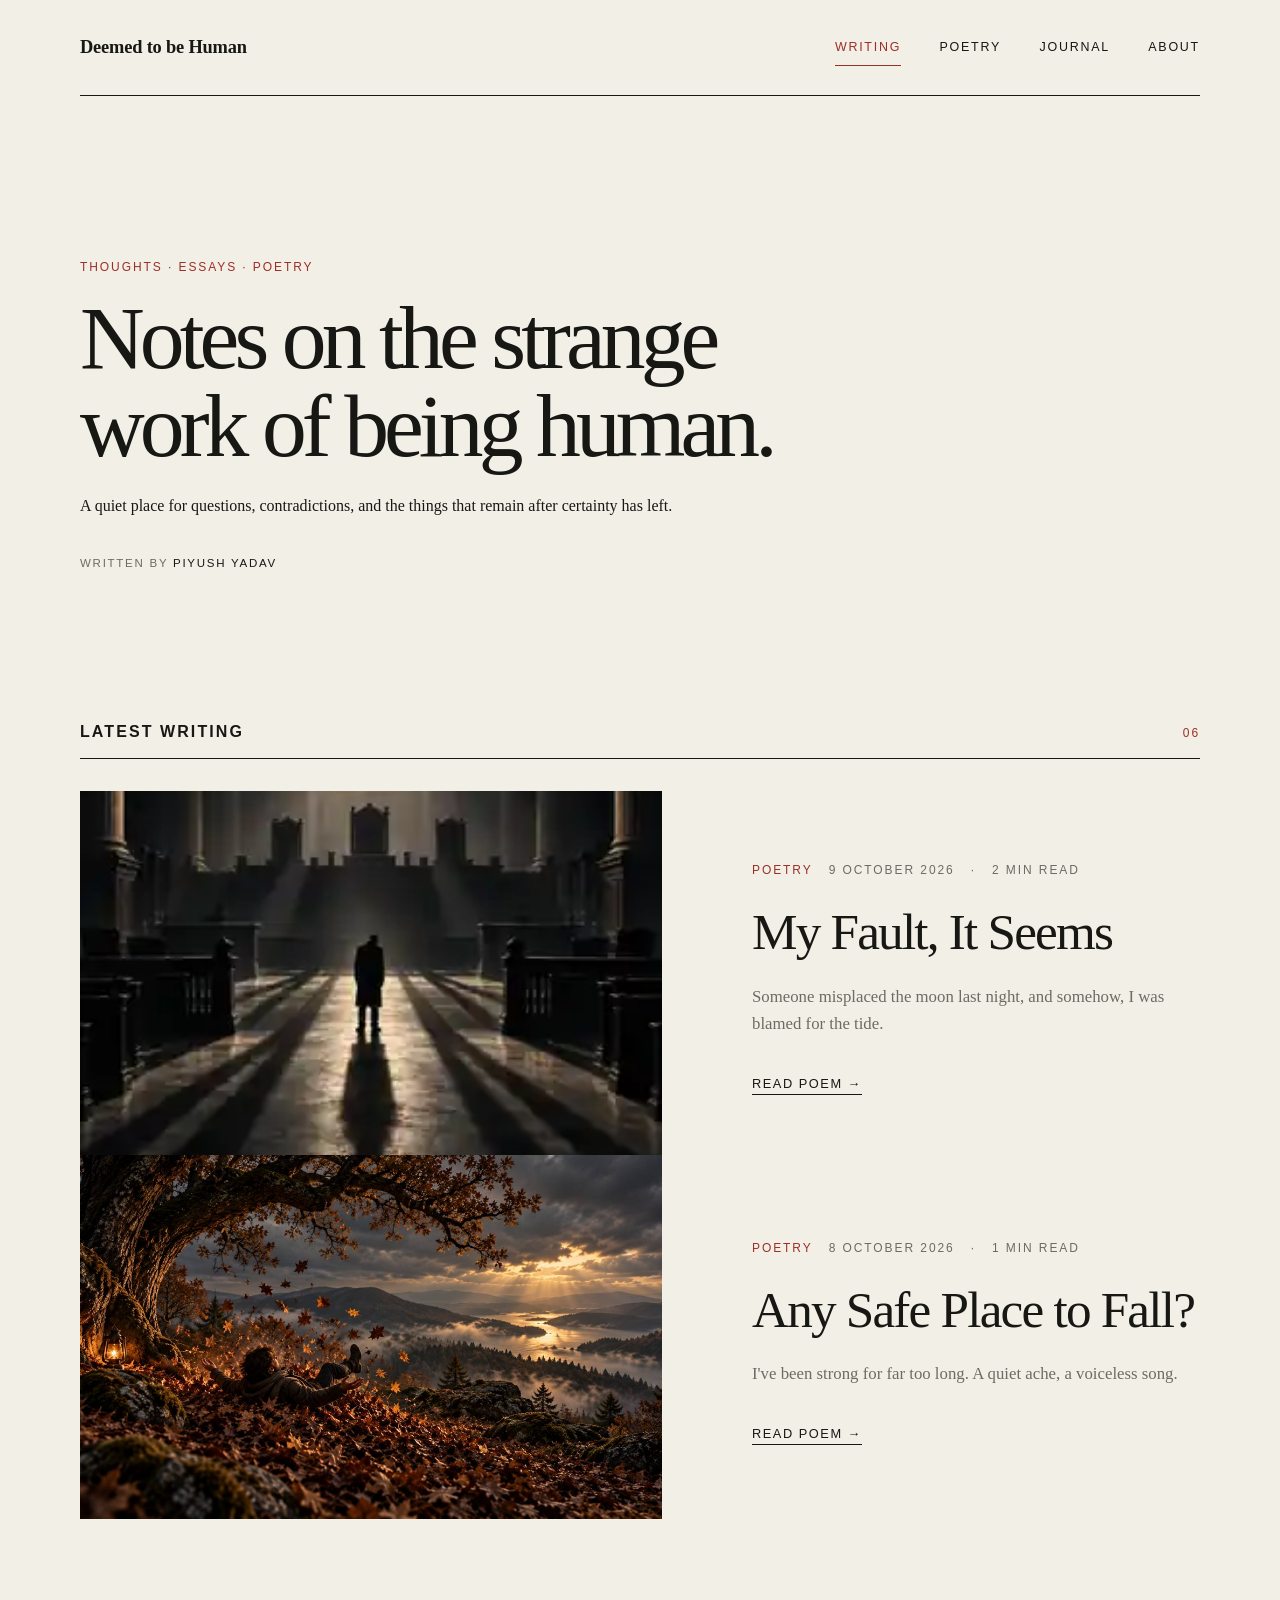
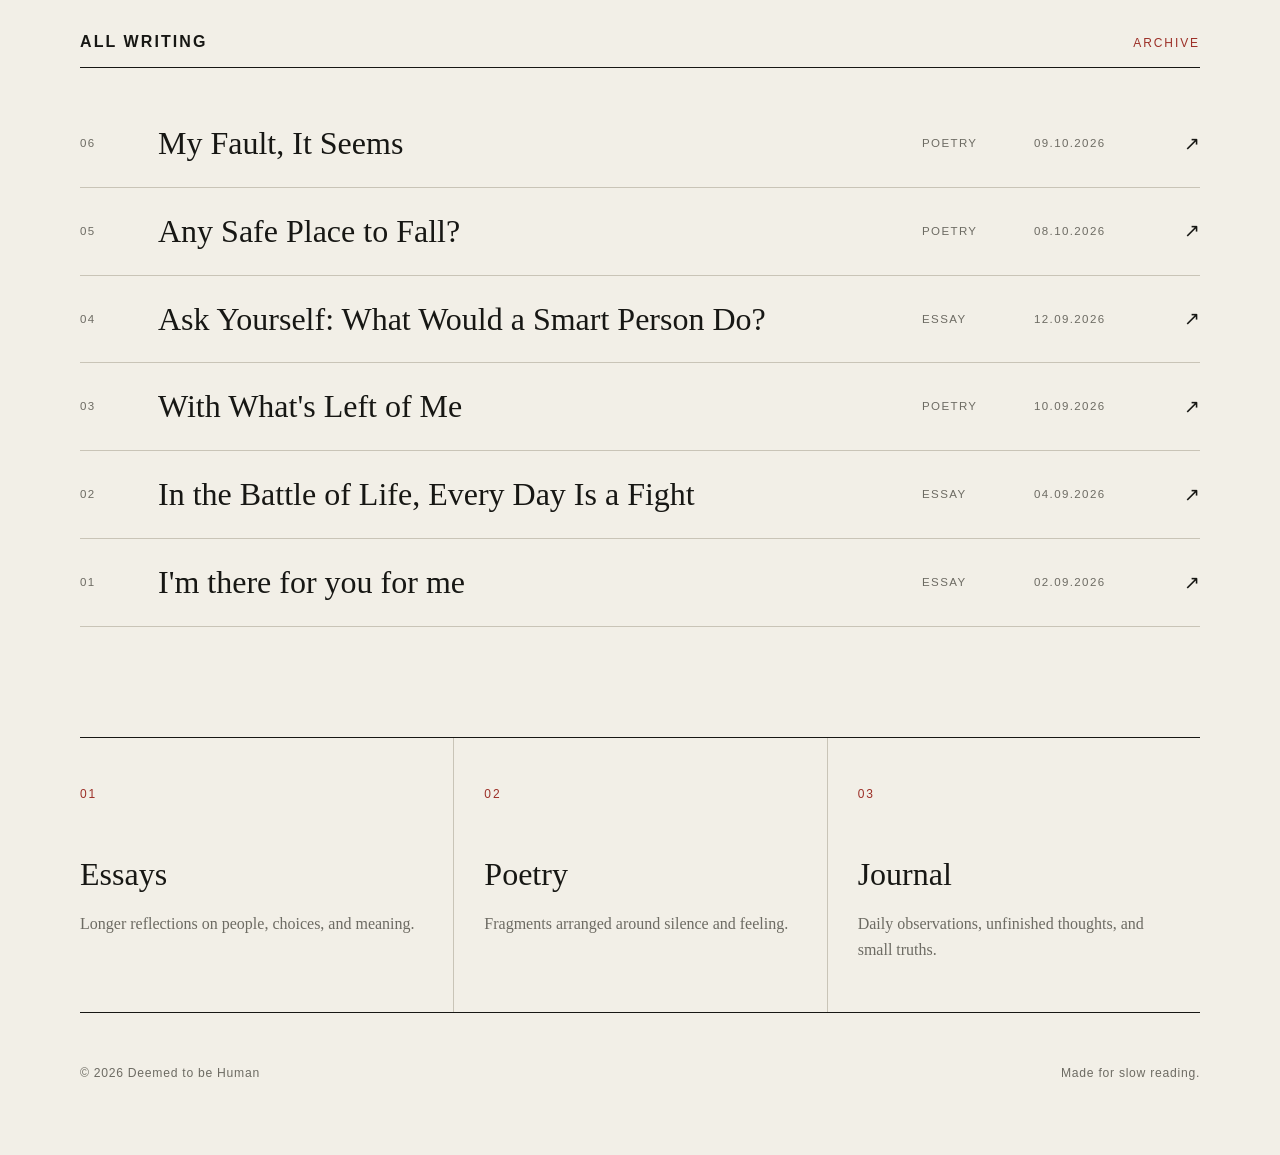
<file: index.html>
<!doctype html>
<html lang="en">
<head>
  <meta charset="utf-8">
  <meta name="viewport" content="width=device-width, initial-scale=1">
  <meta name="description" content="A quiet personal publication of essays, poetry, and journal entries about the strange work of being human.">
  <link rel="canonical" href="https://piyushknowledge1998-dotcom.github.io/deemed-to-be-human/">
  <meta property="og:type" content="website">
  <meta property="og:site_name" content="Deemed to be Human">
  <meta property="og:title" content="Deemed to be Human">
  <meta property="og:description" content="Notes on the strange work of being human. Essays, poetry, and unfinished thoughts by Piyush Yadav.">
  <meta property="og:url" content="https://piyushknowledge1998-dotcom.github.io/deemed-to-be-human/">
  <meta property="og:image" content="https://piyushknowledge1998-dotcom.github.io/deemed-to-be-human/assets/what-would-a-smart-person-do.jpg">
  <meta property="og:image:alt" content="A faceless man looking into a mirror where his reflection appears as a composed expert in a suit">
  <meta name="twitter:card" content="summary_large_image">
  <meta name="twitter:title" content="Deemed to be Human">
  <meta name="twitter:description" content="Notes on the strange work of being human.">
  <meta name="twitter:image" content="https://piyushknowledge1998-dotcom.github.io/deemed-to-be-human/assets/what-would-a-smart-person-do.jpg">
  <title>Deemed to be Human</title>
  <link rel="stylesheet" href="styles.css">
</head>
<body>
  <header class="site-header">
    <a class="wordmark" href="index.html">Deemed to be Human</a>
    <nav aria-label="Primary navigation"><a class="active" href="index.html">Writing</a><a href="poetry.html">Poetry</a><a href="journal.html">Journal</a><a href="about.html">About</a></nav>
  </header>
  <main>
    <section class="intro" aria-labelledby="intro-title">
      <p class="eyebrow">Thoughts · Essays · Poetry</p>
      <h1 id="intro-title">Notes on the strange work of being human.</h1>
      <p>A quiet place for questions, contradictions, and the things that remain after certainty has left.</p>
      <p class="intro-signature">Written by <span>Piyush Yadav</span></p>
    </section>
    <section class="latest" aria-labelledby="latest-title">
      <div class="section-heading"><h2 id="latest-title">Latest writing</h2><span>06</span></div>
      <article class="post-card"><a class="post-image" href="poetry/my-fault-it-seems.html" aria-label="Read My Fault, It Seems"><img src="assets/my-fault-it-seems.svg" alt="A lone silhouette in an empty courtroom, surrounded by accusing shadows"></a><div class="post-copy"><p class="post-meta"><span>Poetry</span><time datetime="2026-10-09">9 October 2026</time><span class="reading-time">2 min read</span></p><h3><a href="poetry/my-fault-it-seems.html">My Fault, It Seems</a></h3><p>Someone misplaced the moon last night, and somehow, I was blamed for the tide.</p><a class="read-link" href="poetry/my-fault-it-seems.html">Read poem <span aria-hidden="true">→</span></a></div></article>
      <article class="post-card">
        <a class="post-image" href="poetry/any-safe-place-to-fall.html" aria-label="Read Any Safe Place to Fall?"><img src="assets/any-safe-place-to-fall.jpg" alt="A person falling into a pile of autumn leaves"></a>
        <div class="post-copy">
          <p class="post-meta"><span>Poetry</span><time datetime="2026-10-08">8 October 2026</time><span class="reading-time">1 min read</span></p>
          <h3><a href="poetry/any-safe-place-to-fall.html">Any Safe Place to Fall?</a></h3>
          <p>I've been strong for far too long. A quiet ache, a voiceless song.</p>
          <a class="read-link" href="poetry/any-safe-place-to-fall.html">Read poem <span aria-hidden="true">→</span></a>
        </div>
      </article>
    </section>
    <section class="writing-index" aria-labelledby="writing-index-title">
      <div class="section-heading"><h2 id="writing-index-title">All writing</h2><span>Archive</span></div>
      <a class="writing-entry" href="poetry/my-fault-it-seems.html"><span class="entry-number">06</span><span class="entry-title">My Fault, It Seems</span><span class="entry-type">Poetry</span><time datetime="2026-10-09">09.10.2026</time><span class="entry-arrow" aria-hidden="true">↗</span></a>
      <a class="writing-entry" href="poetry/any-safe-place-to-fall.html"><span class="entry-number">05</span><span class="entry-title">Any Safe Place to Fall?</span><span class="entry-type">Poetry</span><time datetime="2026-10-08">08.10.2026</time><span class="entry-arrow" aria-hidden="true">↗</span></a>
      <a class="writing-entry" href="essays/what-would-a-smart-person-do.html"><span class="entry-number">04</span><span class="entry-title">Ask Yourself: What Would a Smart Person Do?</span><span class="entry-type">Essay</span><time datetime="2026-09-12">12.09.2026</time><span class="entry-arrow" aria-hidden="true">↗</span></a>
      <a class="writing-entry" href="poetry/with-whats-left-of-me.html"><span class="entry-number">03</span><span class="entry-title">With What's Left of Me</span><span class="entry-type">Poetry</span><time datetime="2026-09-10">10.09.2026</time><span class="entry-arrow" aria-hidden="true">↗</span></a>
      <a class="writing-entry" href="essays/in-the-battle-of-life.html"><span class="entry-number">02</span><span class="entry-title">In the Battle of Life, Every Day Is a Fight</span><span class="entry-type">Essay</span><time datetime="2026-09-04">04.09.2026</time><span class="entry-arrow" aria-hidden="true">↗</span></a>
      <a class="writing-entry" href="essays/im-there-for-you-for-me.html"><span class="entry-number">01</span><span class="entry-title">I'm there for you for me</span><span class="entry-type">Essay</span><time datetime="2026-09-02">02.09.2026</time><span class="entry-arrow" aria-hidden="true">↗</span></a>
    </section>
    <section class="shelves" aria-label="Browse writing"><a href="index.html#latest-title"><span>01</span><h2>Essays</h2><p>Longer reflections on people, choices, and meaning.</p></a><a href="poetry.html"><span>02</span><h2>Poetry</h2><p>Fragments arranged around silence and feeling.</p></a><a href="journal.html"><span>03</span><h2>Journal</h2><p>Daily observations, unfinished thoughts, and small truths.</p></a></section>
  </main>
  <footer><p>© 2026 Deemed to be Human</p><p>Made for slow reading.</p></footer>
</body>
</html>
</file>
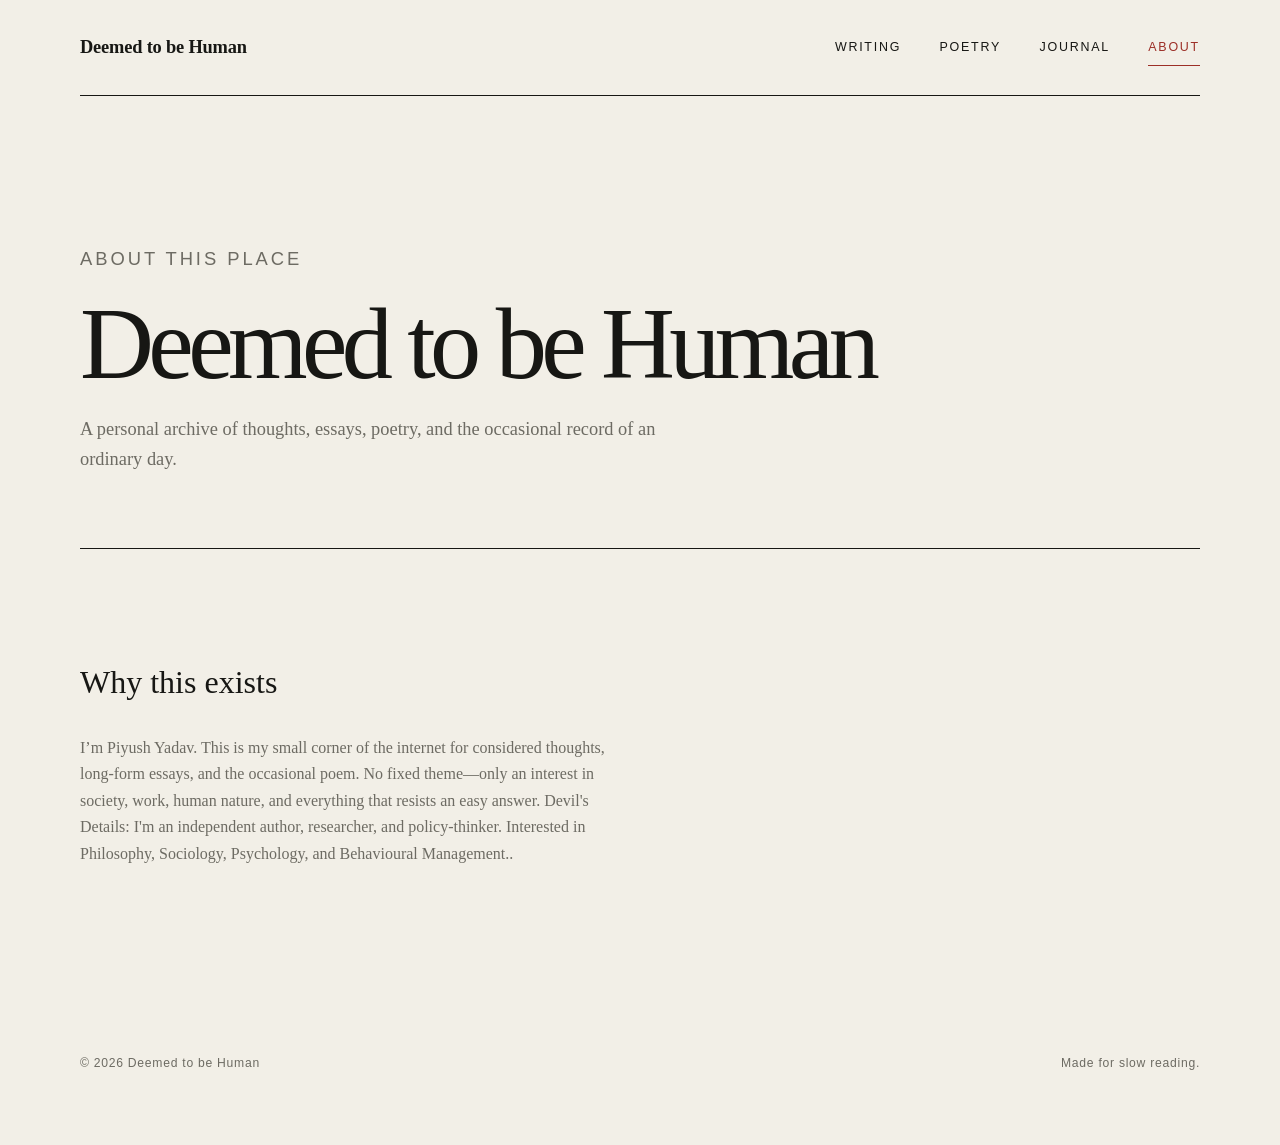
<file: about.html>
<!doctype html><html lang="en"><head><meta charset="utf-8"><meta name="viewport" content="width=device-width, initial-scale=1"><title>About — Deemed to be Human</title><link rel="stylesheet" href="styles.css"></head><body>
<header class="site-header"><a class="wordmark" href="index.html">Deemed to be Human</a><nav aria-label="Primary navigation"><a href="index.html">Writing</a><a href="poetry.html">Poetry</a><a href="journal.html">Journal</a><a class="active" href="about.html">About</a></nav></header>
<main><header class="page-head"><p class="eyebrow">About this place</p><h1>Deemed to be Human</h1><p>A personal archive of thoughts, essays, poetry, and the occasional record of an ordinary day.</p></header><section class="empty-state"><h2>Why this exists</h2><p>I’m Piyush Yadav. This is my small corner of the internet for considered thoughts, long-form essays, and the occasional poem.
No fixed theme—only an interest in society, work, human nature, and everything that resists an easy answer. 

Devil's Details: I'm an independent author, researcher, and policy-thinker. Interested in Philosophy, Sociology, Psychology, and Behavioural Management..</p></section></main>
<footer><p>© 2026 Deemed to be Human</p><p>Made for slow reading.</p></footer></body></html>
</file>
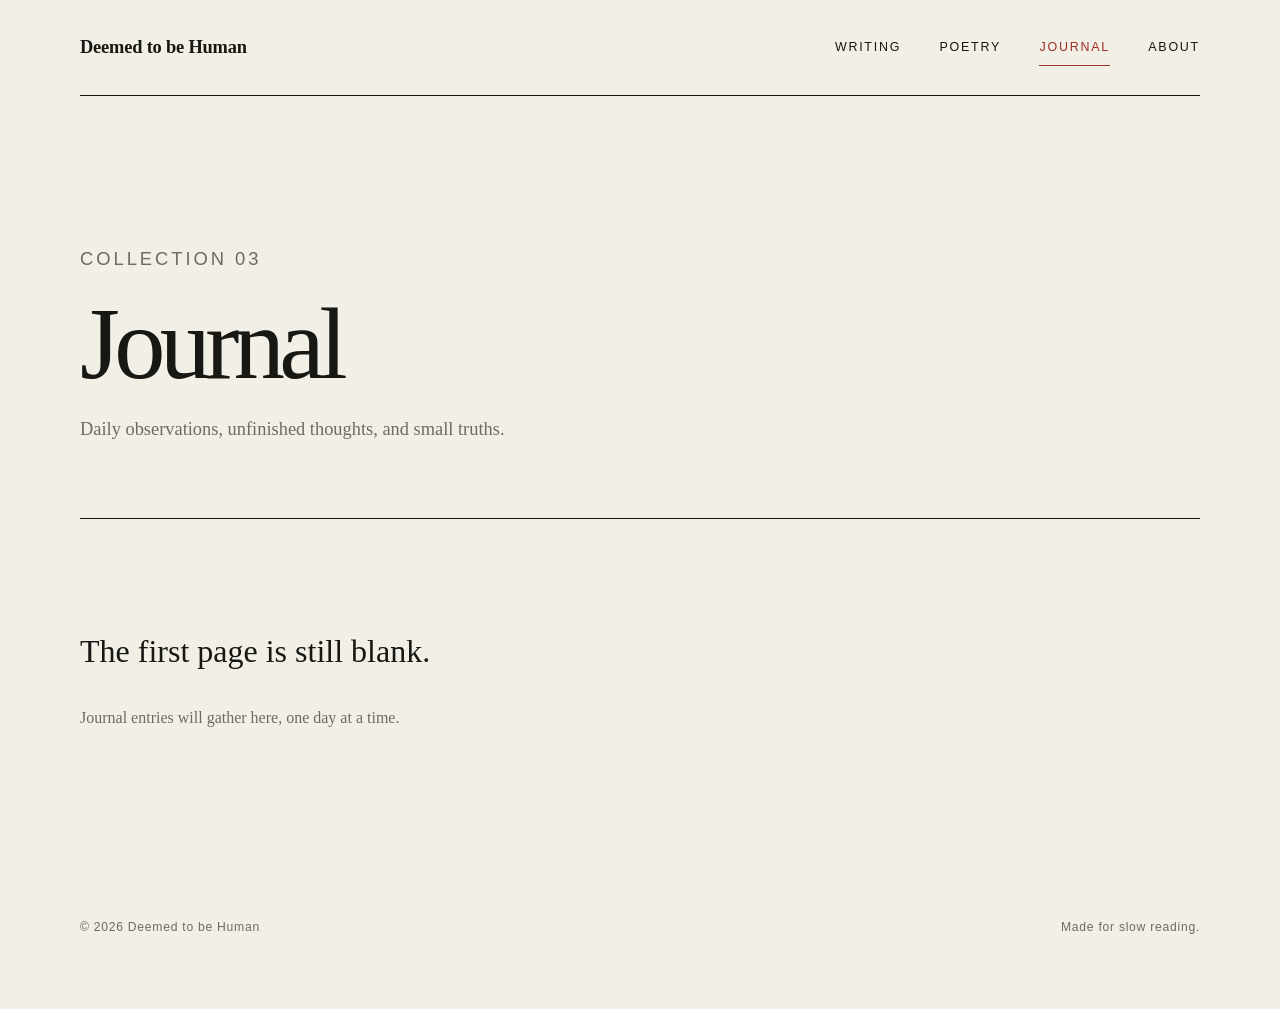
<file: journal.html>
<!doctype html><html lang="en"><head><meta charset="utf-8"><meta name="viewport" content="width=device-width, initial-scale=1"><title>Journal — Deemed to be Human</title><link rel="stylesheet" href="styles.css"></head><body>
<header class="site-header"><a class="wordmark" href="index.html">Deemed to be Human</a><nav aria-label="Primary navigation"><a href="index.html">Writing</a><a href="poetry.html">Poetry</a><a class="active" href="journal.html">Journal</a><a href="about.html">About</a></nav></header>
<main><header class="page-head"><p class="eyebrow">Collection 03</p><h1>Journal</h1><p>Daily observations, unfinished thoughts, and small truths.</p></header><section class="empty-state"><h2>The first page is still blank.</h2><p>Journal entries will gather here, one day at a time.</p></section></main>
<footer><p>© 2026 Deemed to be Human</p><p>Made for slow reading.</p></footer></body></html>
</file>
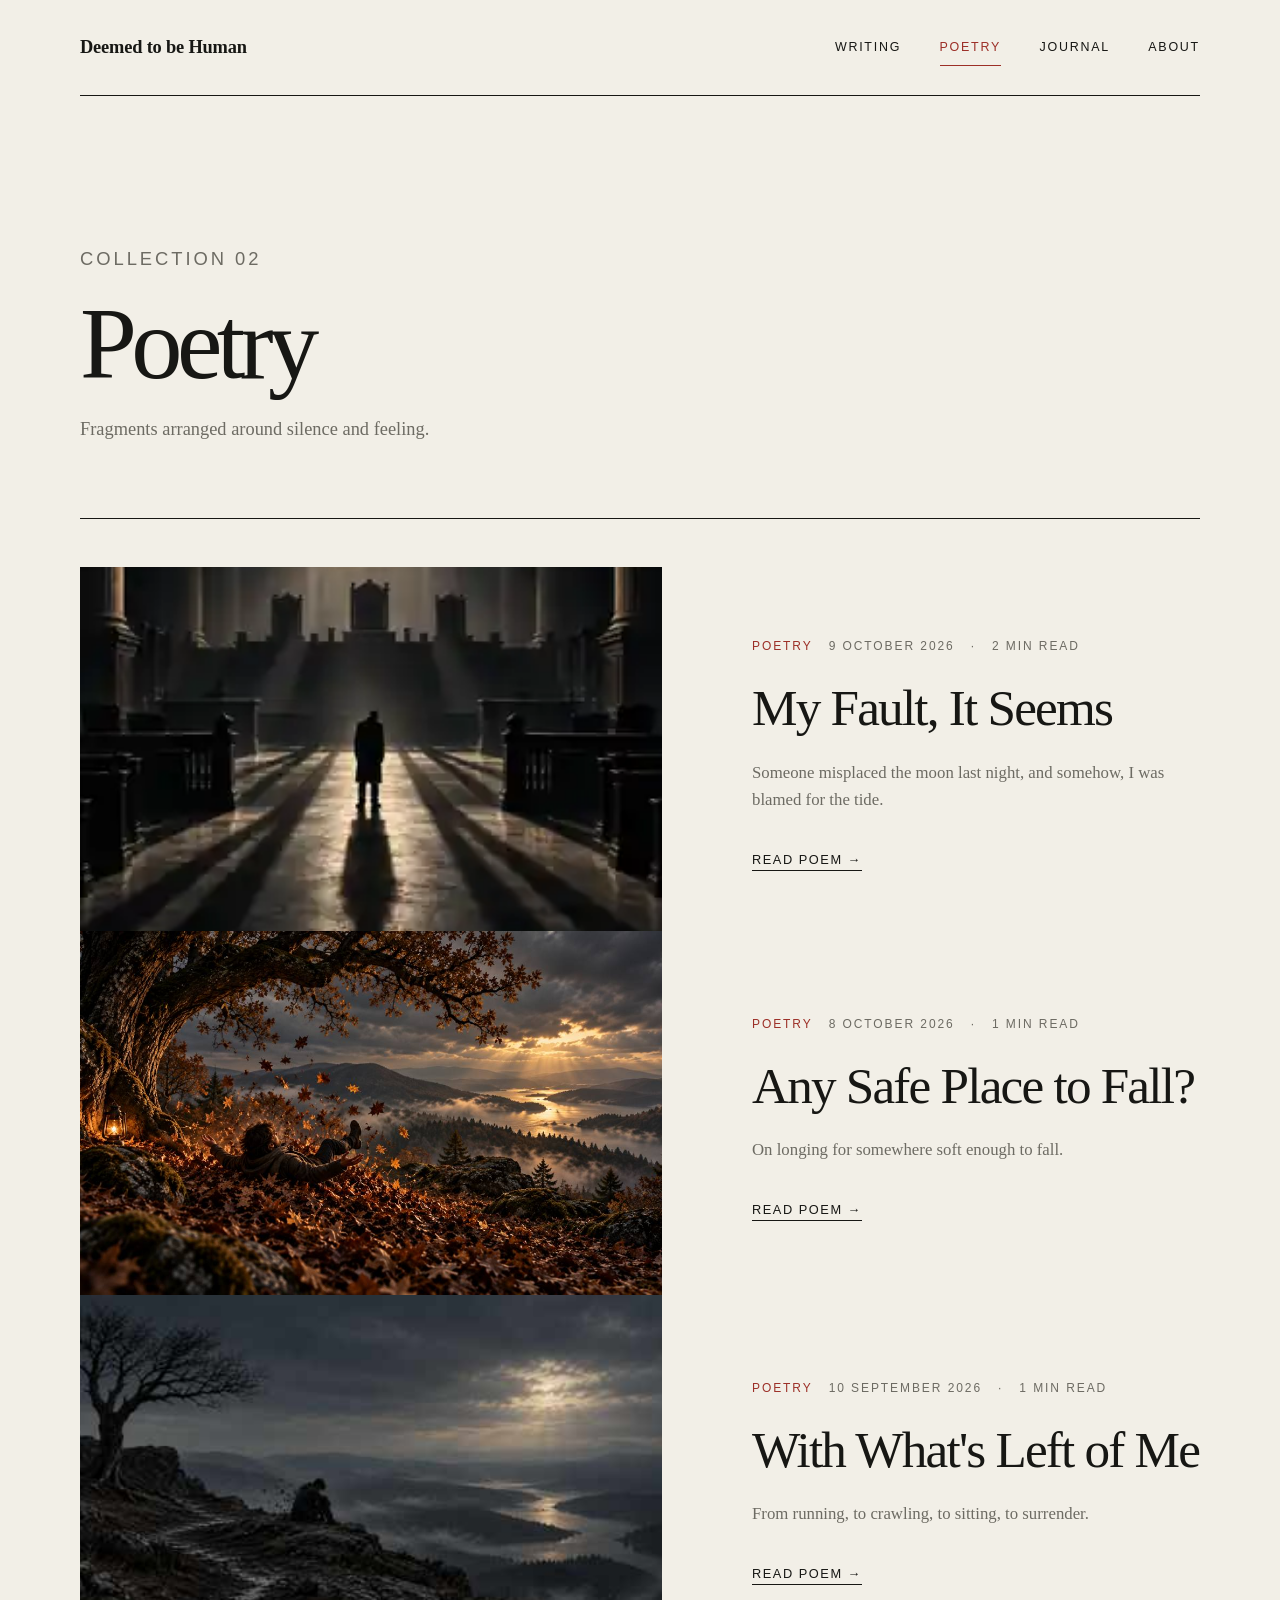
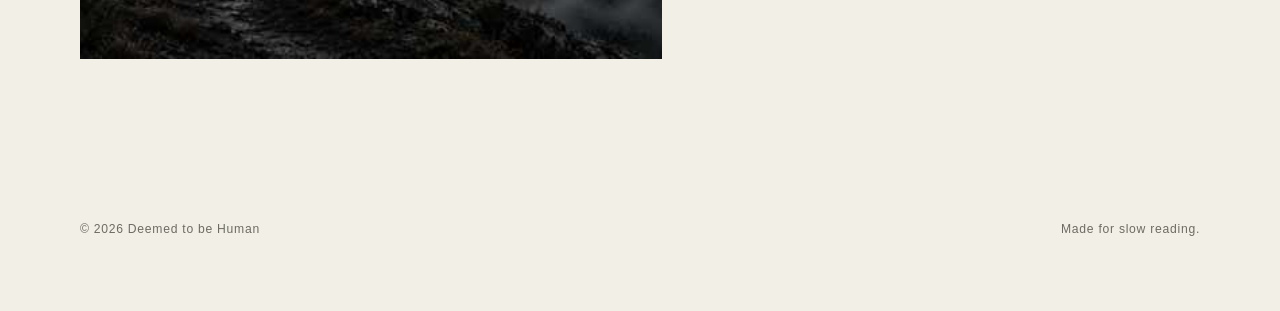
<file: poetry.html>
<!doctype html>
<html lang="en">
<head>
  <meta charset="utf-8">
  <meta name="viewport" content="width=device-width, initial-scale=1">
  <meta name="description" content="Poetry by Piyush Yadav on Deemed to be Human.">
  <title>Poetry — Deemed to be Human</title>
  <link rel="stylesheet" href="styles.css">
</head>
<body>
<header class="site-header"><a class="wordmark" href="index.html">Deemed to be Human</a><nav aria-label="Primary navigation"><a href="index.html">Writing</a><a class="active" href="poetry.html">Poetry</a><a href="journal.html">Journal</a><a href="about.html">About</a></nav></header>
<main>
  <header class="page-head"><p class="eyebrow">Collection 02</p><h1>Poetry</h1><p>Fragments arranged around silence and feeling.</p></header>
  <section class="latest" style="padding-top:48px">
    <article class="post-card"><a class="post-image" href="poetry/my-fault-it-seems.html" aria-label="Read My Fault, It Seems"><img src="assets/my-fault-it-seems.svg" alt="A lone silhouette in an empty courtroom, surrounded by accusing shadows"></a><div class="post-copy"><p class="post-meta"><span>Poetry</span><time datetime="2026-10-09">9 October 2026</time><span class="reading-time">2 min read</span></p><h3><a href="poetry/my-fault-it-seems.html">My Fault, It Seems</a></h3><p>Someone misplaced the moon last night, and somehow, I was blamed for the tide.</p><a class="read-link" href="poetry/my-fault-it-seems.html">Read poem <span aria-hidden="true">→</span></a></div></article>
    <article class="post-card">
      <a class="post-image" href="poetry/any-safe-place-to-fall.html" aria-label="Read Any Safe Place to Fall?"><img src="assets/any-safe-place-to-fall.jpg" alt="A person falling into a pile of autumn leaves"></a>
      <div class="post-copy">
        <p class="post-meta"><span>Poetry</span><time datetime="2026-10-08">8 October 2026</time><span class="reading-time">1 min read</span></p>
        <h3><a href="poetry/any-safe-place-to-fall.html">Any Safe Place to Fall?</a></h3>
        <p>On longing for somewhere soft enough to fall.</p>
        <a class="read-link" href="poetry/any-safe-place-to-fall.html">Read poem <span aria-hidden="true">→</span></a>
      </div>
    </article>
    <article class="post-card">
      <a class="post-image" href="poetry/with-whats-left-of-me.html" aria-label="Read With What's Left of Me">
        <img src="assets/with-whats-left-of-me.jpg" alt="A solitary figure above a misty valley under dark skies">
      </a>
      <div class="post-copy">
        <p class="post-meta"><span>Poetry</span><time datetime="2026-09-10">10 September 2026</time><span class="reading-time">1 min read</span></p>
        <h3><a href="poetry/with-whats-left-of-me.html">With What's Left of Me</a></h3>
        <p>From running, to crawling, to sitting, to surrender.</p>
        <a class="read-link" href="poetry/with-whats-left-of-me.html">Read poem <span aria-hidden="true">→</span></a>
      </div>
    </article>
  </section>
</main>
<footer><p>© 2026 Deemed to be Human</p><p>Made for slow reading.</p></footer>
</body>
</html>
</file>
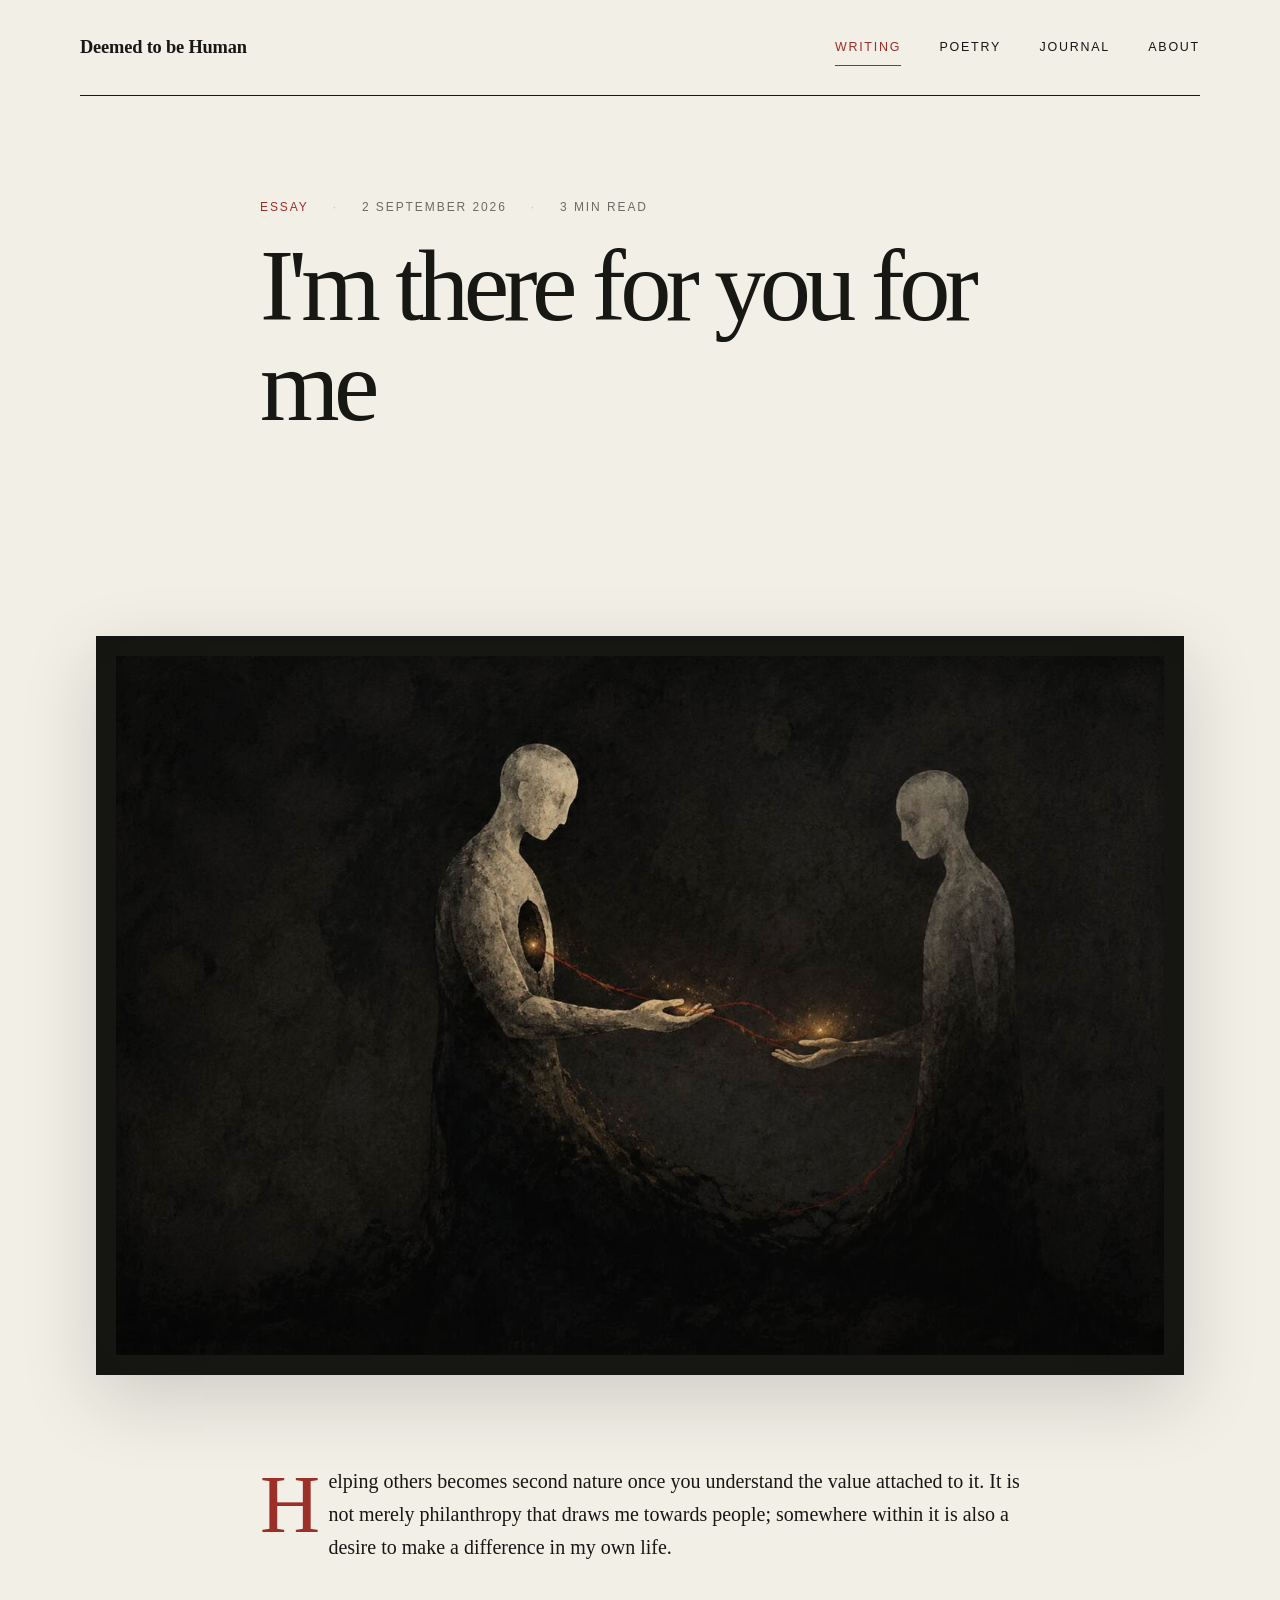
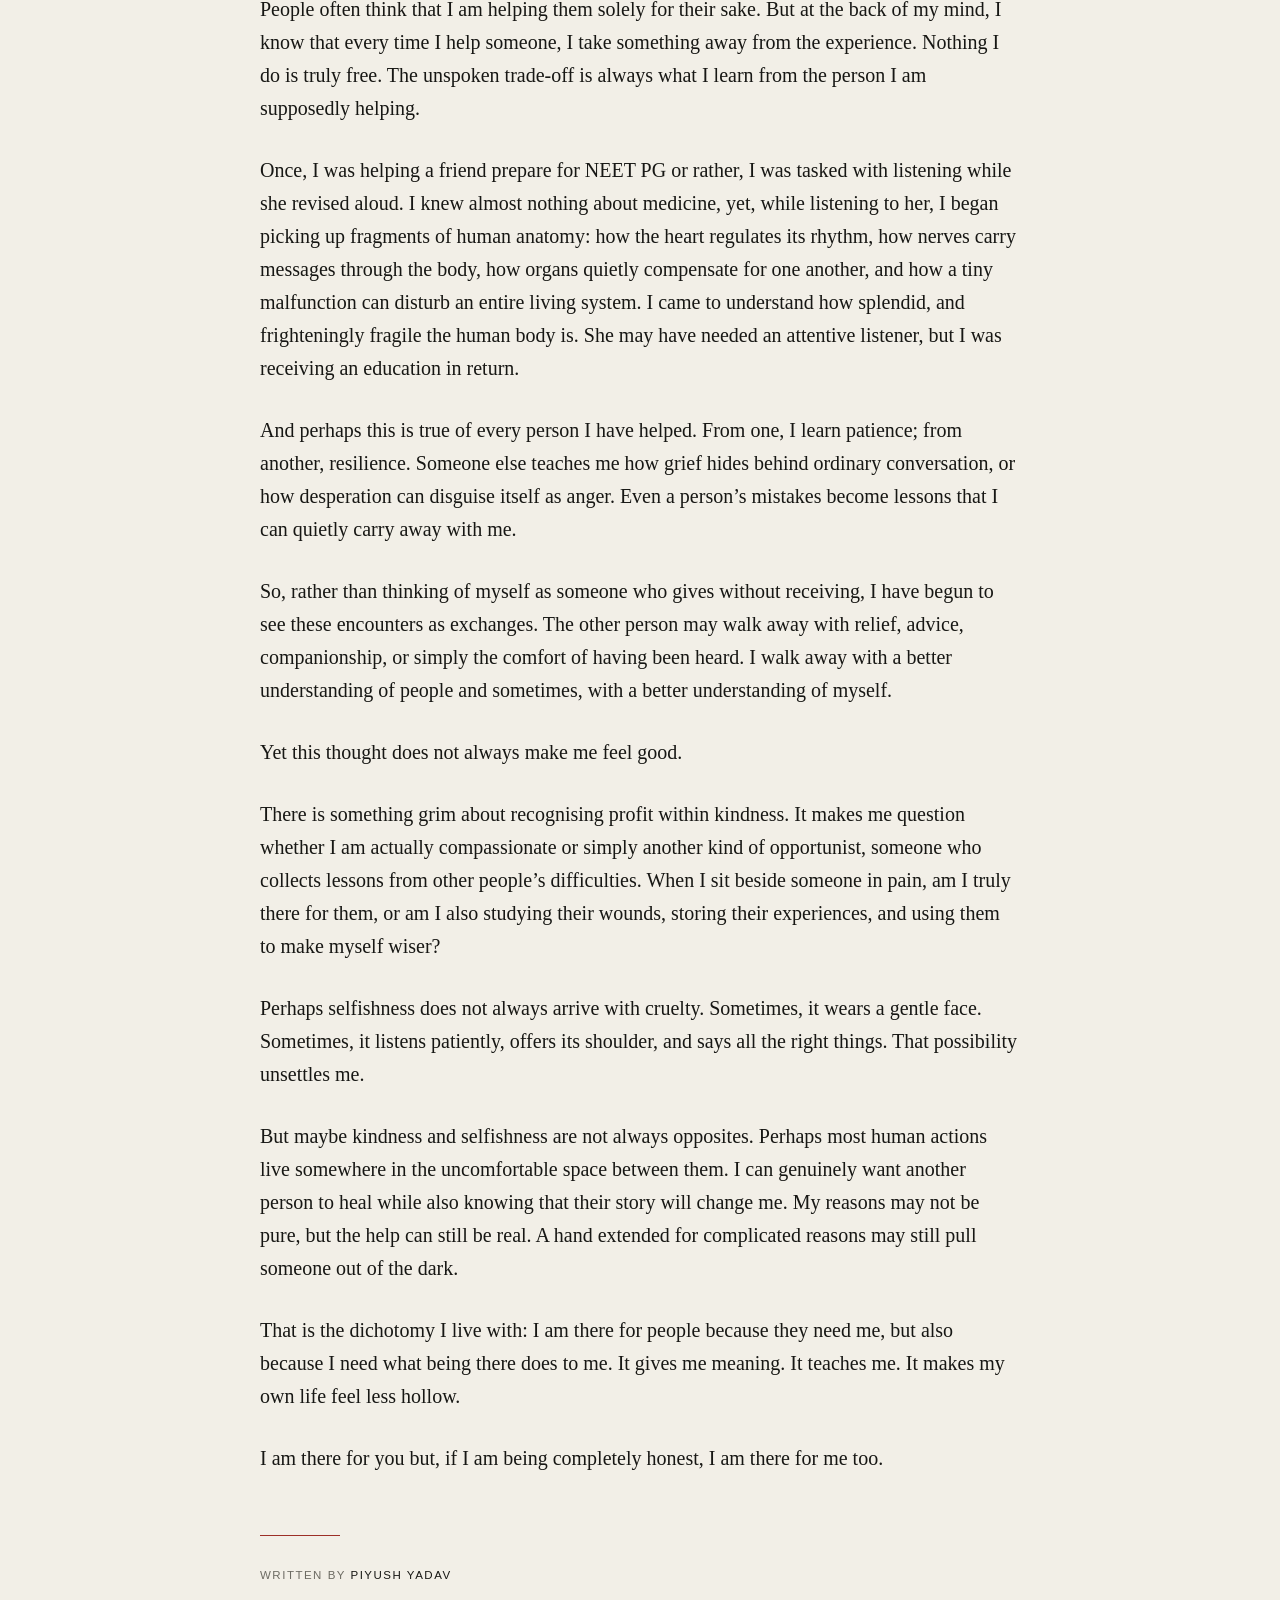
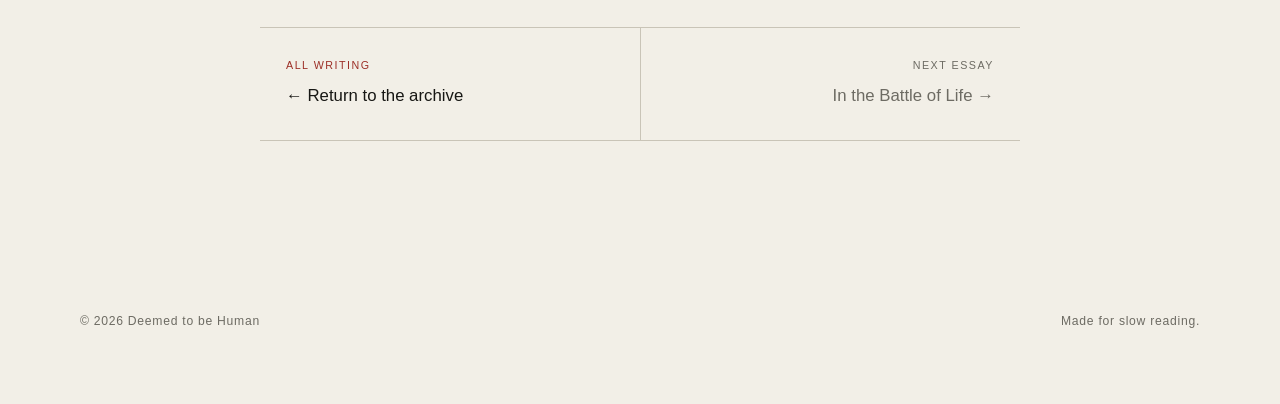
<file: essays/im-there-for-you-for-me.html>
<!doctype html>
<html lang="en">
<head>
  <meta charset="utf-8">
  <meta name="viewport" content="width=device-width, initial-scale=1">
  <meta name="description" content="An essay by Piyush Yadav about the uneasy exchange hidden inside kindness—and the selfishness that can wear a gentle face.">
  <meta name="author" content="Piyush Yadav">
  <link rel="canonical" href="https://piyushknowledge1998-dotcom.github.io/deemed-to-be-human/essays/im-there-for-you-for-me.html">
  <meta property="og:type" content="article">
  <meta property="og:site_name" content="Deemed to be Human">
  <meta property="og:title" content="I'm there for you for me">
  <meta property="og:description" content="Perhaps kindness and selfishness are not always opposites. An essay about the uneasy exchange hidden inside helping others.">
  <meta property="og:url" content="https://piyushknowledge1998-dotcom.github.io/deemed-to-be-human/essays/im-there-for-you-for-me.html">
  <meta property="og:image" content="https://piyushknowledge1998-dotcom.github.io/deemed-to-be-human/assets/there-for-you.svg">
  <meta property="og:image:alt" content="Two figures exchanging light through a red thread">
  <meta property="article:published_time" content="2026-09-02">
  <meta property="article:author" content="Piyush Yadav">
  <meta name="twitter:card" content="summary_large_image">
  <meta name="twitter:title" content="I'm there for you for me">
  <meta name="twitter:description" content="An essay about the uneasy exchange hidden inside kindness.">
  <meta name="twitter:image" content="https://piyushknowledge1998-dotcom.github.io/deemed-to-be-human/assets/there-for-you.svg">
  <title>I'm there for you for me — Deemed to be Human</title>
  <script type="application/ld+json">
  {
    "@context": "https://schema.org",
    "@type": "Article",
    "headline": "I'm there for you for me",
    "description": "An essay about the uneasy exchange hidden inside kindness.",
    "image": "https://piyushknowledge1998-dotcom.github.io/deemed-to-be-human/assets/there-for-you.svg",
    "datePublished": "2026-09-02",
    "author": {"@type": "Person", "name": "Piyush Yadav"},
    "publisher": {"@type": "Organization", "name": "Deemed to be Human"},
    "mainEntityOfPage": "https://piyushknowledge1998-dotcom.github.io/deemed-to-be-human/essays/im-there-for-you-for-me.html"
  }
  </script>
  <link rel="stylesheet" href="../styles.css">
</head>
<body>
  <header class="site-header">
    <a class="wordmark" href="../index.html">Deemed to be Human</a>
    <nav aria-label="Primary navigation">
      <a class="active" href="../index.html">Writing</a>
      <a href="../poetry.html">Poetry</a>
      <a href="../journal.html">Journal</a>
      <a href="../about.html">About</a>
    </nav>
  </header>
  <main>
    <article>
      <header class="article article-header">
        <p class="eyebrow article-meta"><span>Essay</span><span>2 September 2026</span><span>3 min read</span></p>
        <h1>I'm there for you for me</h1>
      </header>
      <figure class="article-hero">
        <img src="../assets/there-for-you.svg" alt="Two figures exchanging light through a red thread">
      </figure>
      <div class="article article-body">
        <p>Helping others becomes second nature once you understand the value attached to it. It is not merely philanthropy that draws me towards people; somewhere within it is also a desire to make a difference in my own life.</p>
        <p>People often think that I am helping them solely for their sake. But at the back of my mind, I know that every time I help someone, I take something away from the experience. Nothing I do is truly free. The unspoken trade-off is always what I learn from the person I am supposedly helping.</p>
        <p>Once, I was helping a friend prepare for NEET PG or rather, I was tasked with listening while she revised aloud. I knew almost nothing about medicine, yet, while listening to her, I began picking up fragments of human anatomy: how the heart regulates its rhythm, how nerves carry messages through the body, how organs quietly compensate for one another, and how a tiny malfunction can disturb an entire living system. I came to understand how splendid, and frighteningly fragile the human body is. She may have needed an attentive listener, but I was receiving an education in return.</p>
        <p>And perhaps this is true of every person I have helped. From one, I learn patience; from another, resilience. Someone else teaches me how grief hides behind ordinary conversation, or how desperation can disguise itself as anger. Even a person’s mistakes become lessons that I can quietly carry away with me.</p>
        <p>So, rather than thinking of myself as someone who gives without receiving, I have begun to see these encounters as exchanges. The other person may walk away with relief, advice, companionship, or simply the comfort of having been heard. I walk away with a better understanding of people and sometimes, with a better understanding of myself.</p>
        <p>Yet this thought does not always make me feel good.</p>
        <p>There is something grim about recognising profit within kindness. It makes me question whether I am actually compassionate or simply another kind of opportunist, someone who collects lessons from other people’s difficulties. When I sit beside someone in pain, am I truly there for them, or am I also studying their wounds, storing their experiences, and using them to make myself wiser?</p>
        <p>Perhaps selfishness does not always arrive with cruelty. Sometimes, it wears a gentle face. Sometimes, it listens patiently, offers its shoulder, and says all the right things. That possibility unsettles me.</p>
        <p>But maybe kindness and selfishness are not always opposites. Perhaps most human actions live somewhere in the uncomfortable space between them. I can genuinely want another person to heal while also knowing that their story will change me. My reasons may not be pure, but the help can still be real. A hand extended for complicated reasons may still pull someone out of the dark.</p>
        <p>That is the dichotomy I live with: I am there for people because they need me, but also because I need what being there does to me. It gives me meaning. It teaches me. It makes my own life feel less hollow.</p>
        <p>I am there for you but, if I am being completely honest, I am there for me too.</p>
        <div class="article-end" aria-hidden="true"></div>
        <p class="article-byline">Written by <span>Piyush Yadav</span></p>
        <nav class="essay-nav" aria-label="Essay navigation">
          <a class="essay-nav-item essay-nav-back" href="../index.html">
            <span class="essay-nav-label">All writing</span>
            <strong>← Return to the archive</strong>
          </a>
          <a class="essay-nav-item essay-nav-soon" href="in-the-battle-of-life.html">
            <span class="essay-nav-label">Next essay</span>
            <strong>In the Battle of Life →</strong>
          </a>
        </nav>
      </div>
    </article>
  </main>
  <footer><p>© 2026 Deemed to be Human</p><p>Made for slow reading.</p></footer>
</body>
</html>
</file>
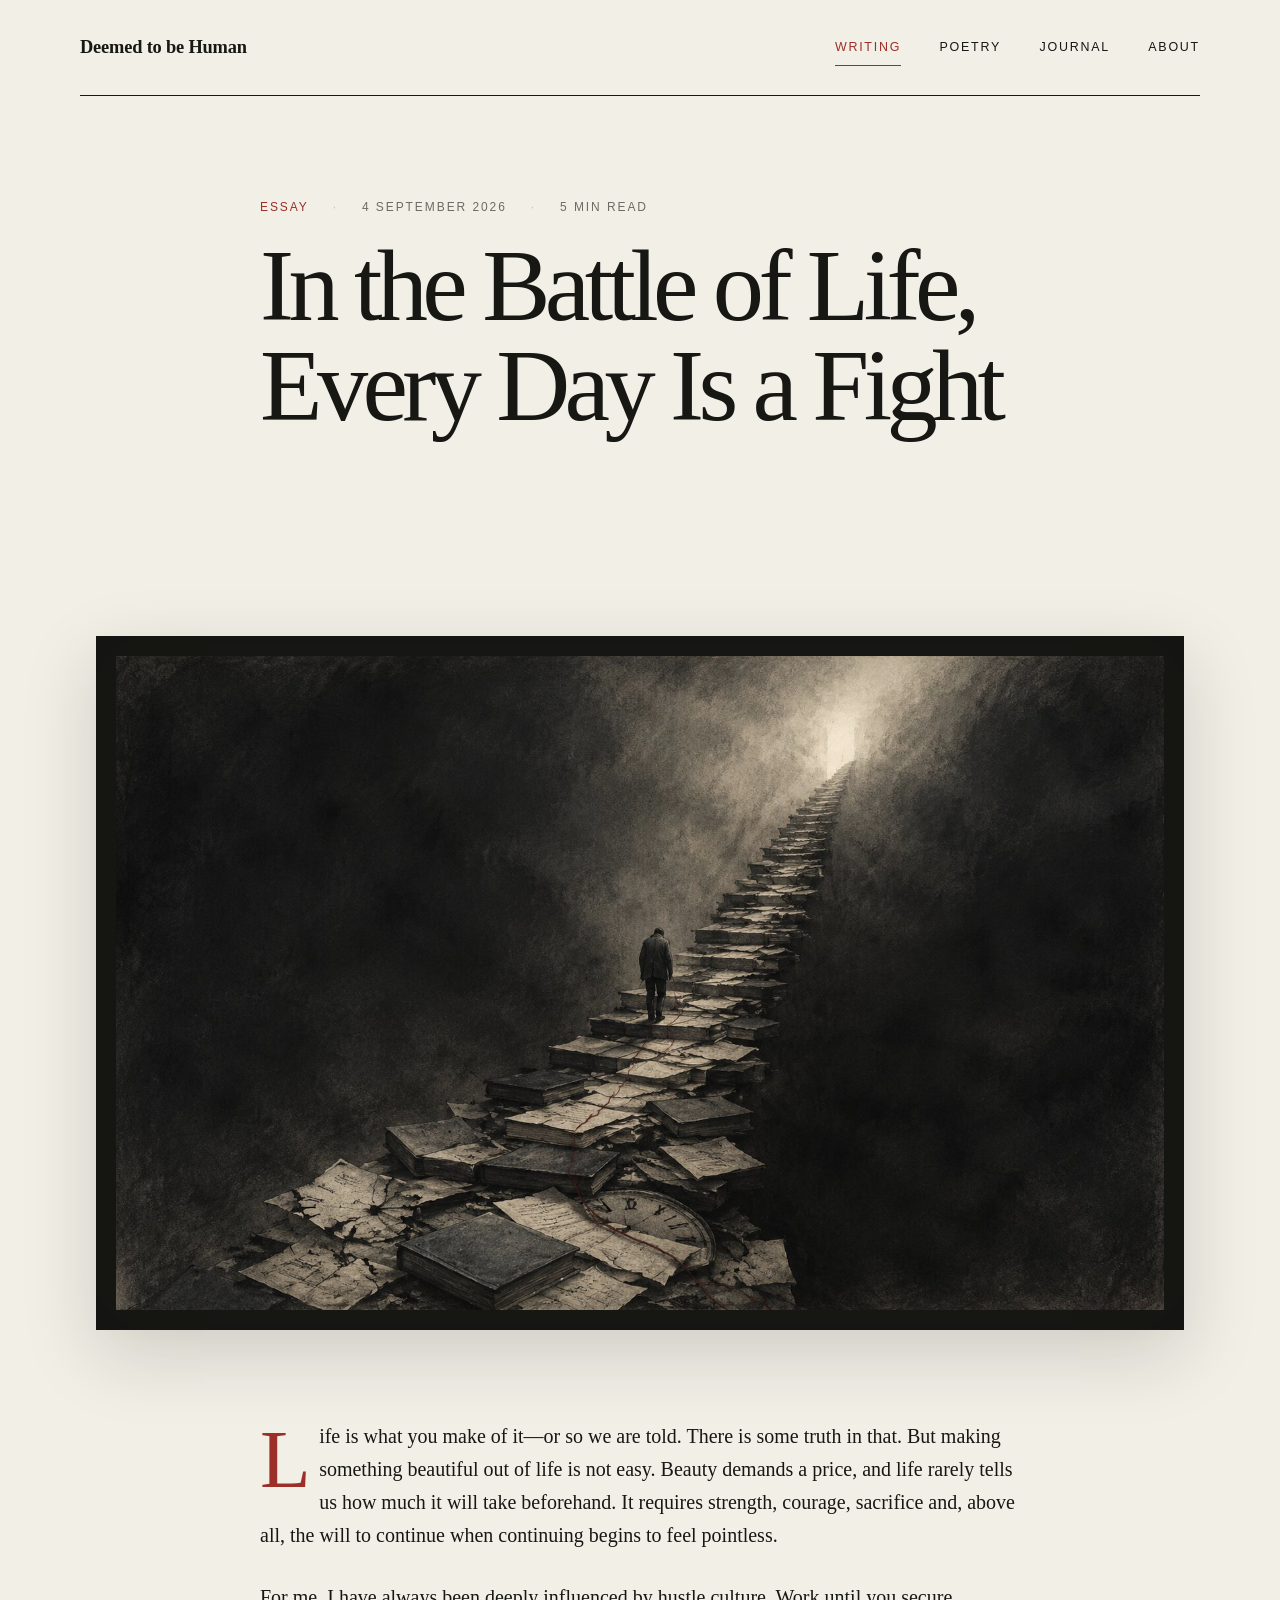
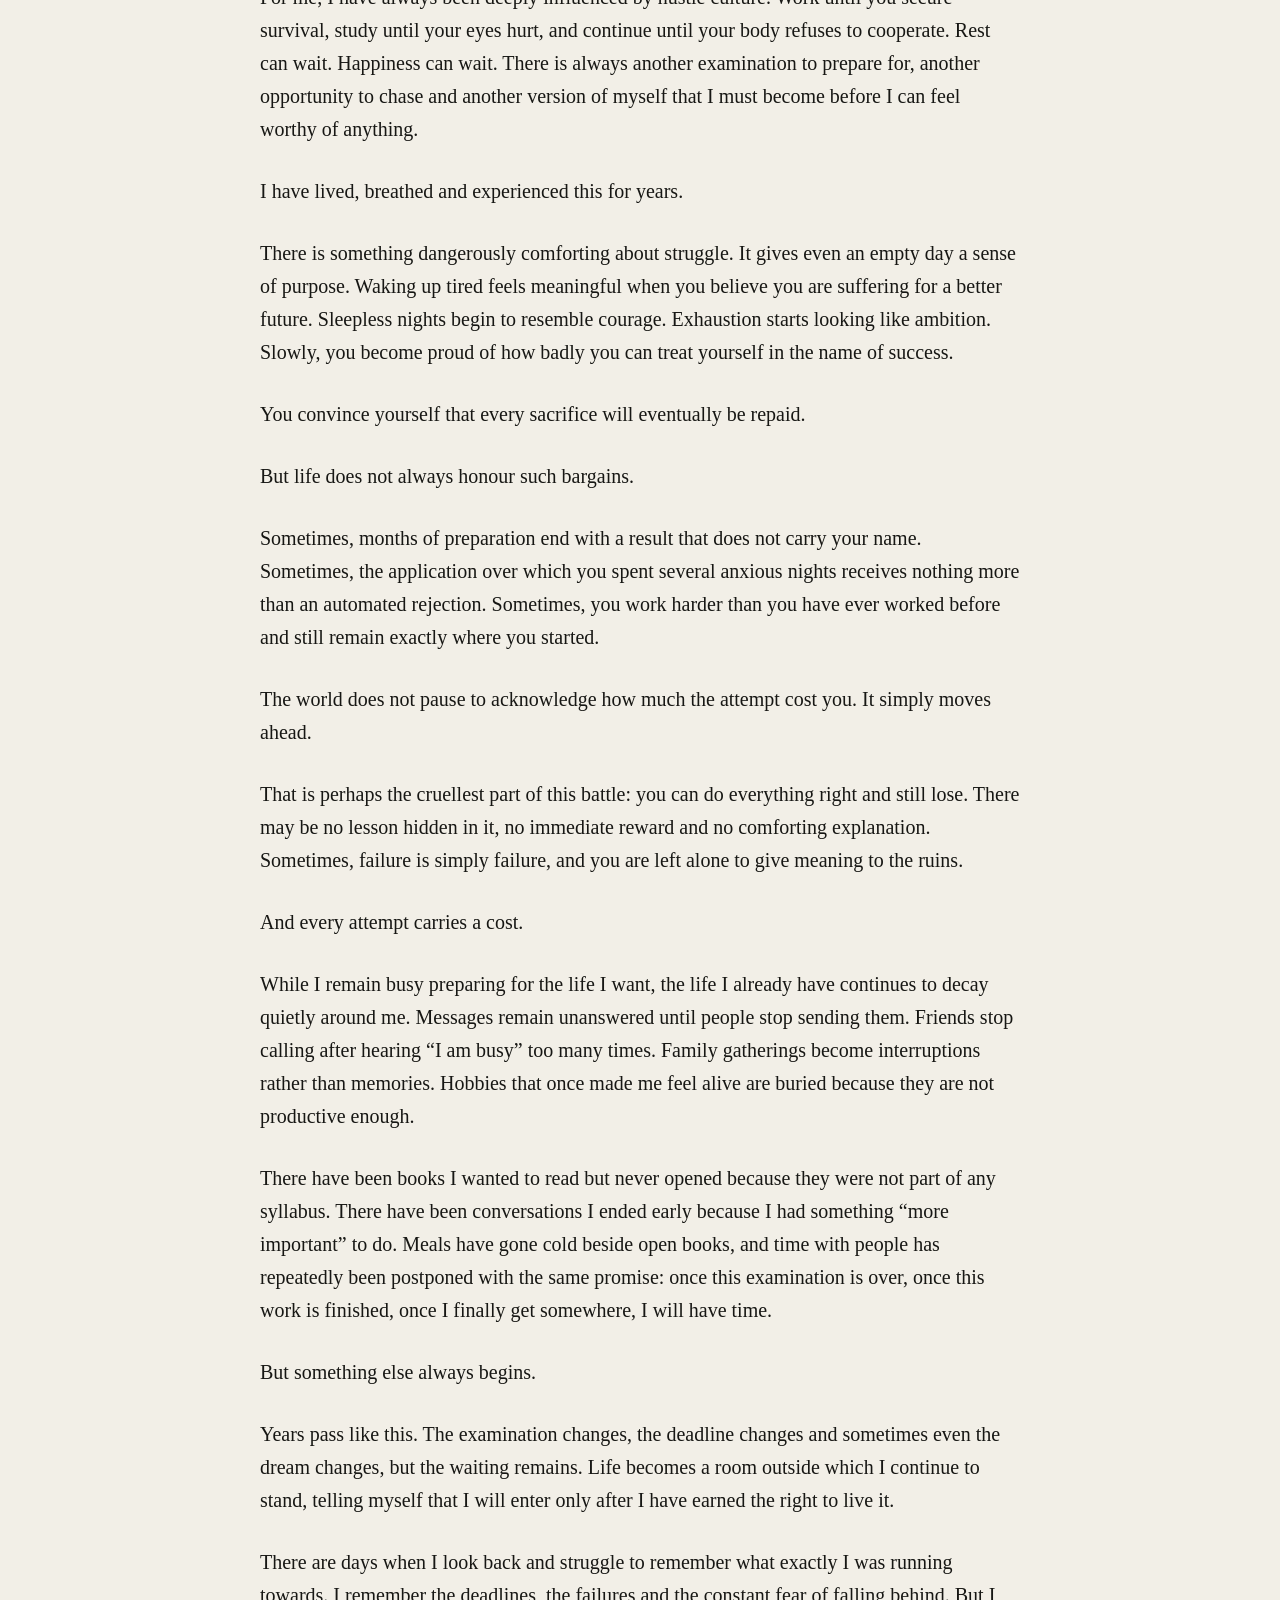
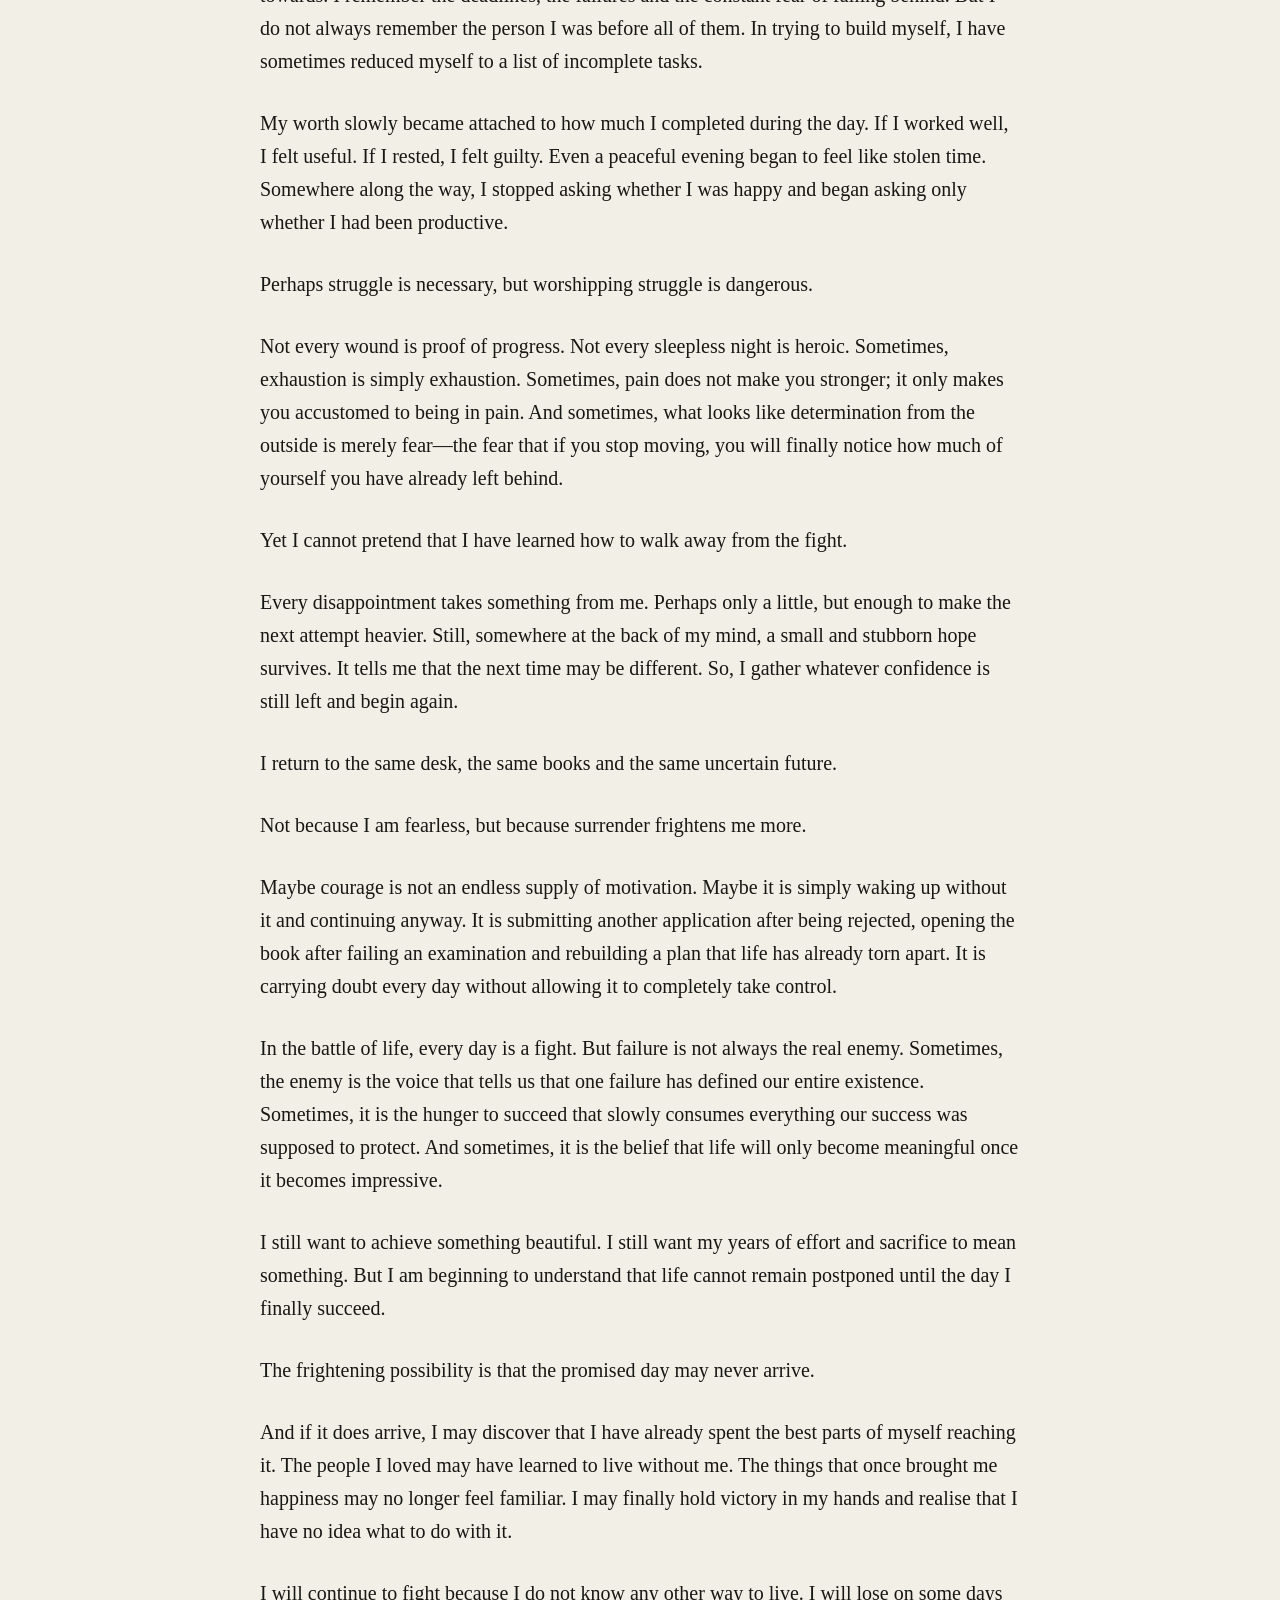
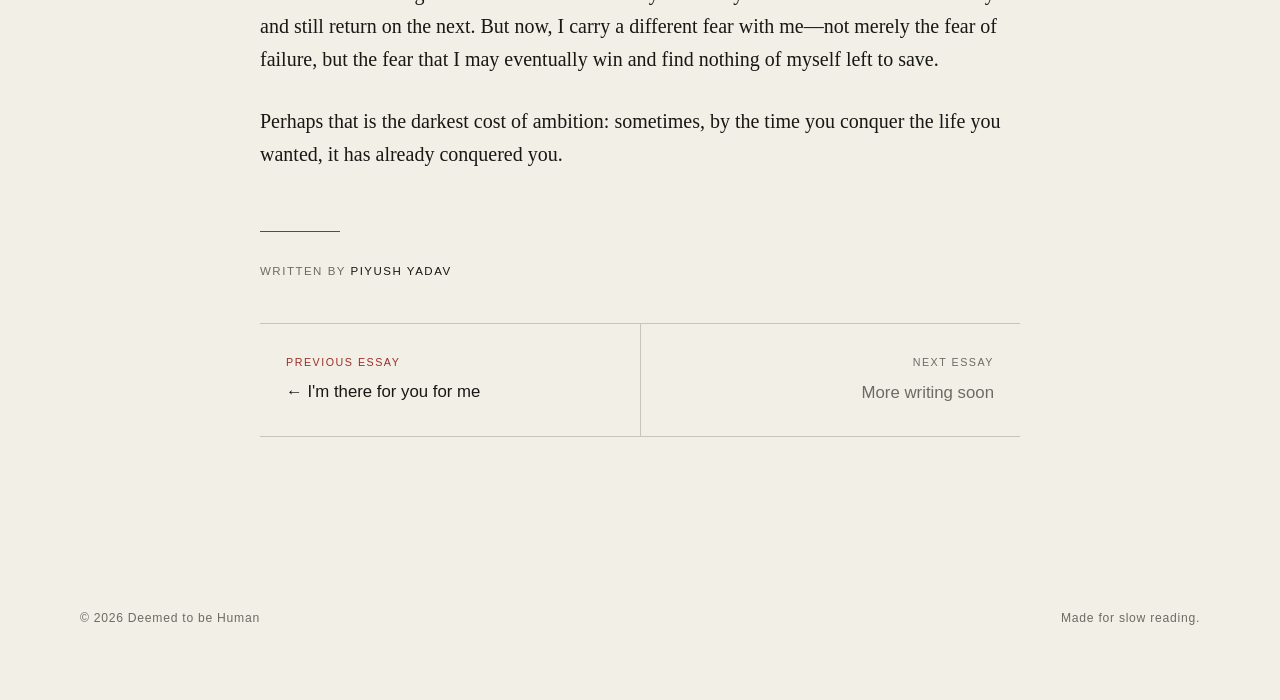
<file: essays/in-the-battle-of-life.html>
<!doctype html>
<html lang="en">
<head>
  <meta charset="utf-8">
  <meta name="viewport" content="width=device-width, initial-scale=1">
  <meta name="description" content="An essay by Piyush Yadav about ambition, exhaustion, and the hidden cost of fighting for a better life.">
  <meta name="author" content="Piyush Yadav">
  <link rel="canonical" href="https://piyushknowledge1998-dotcom.github.io/deemed-to-be-human/essays/in-the-battle-of-life.html">
  <meta property="og:type" content="article">
  <meta property="og:site_name" content="Deemed to be Human">
  <meta property="og:title" content="In the Battle of Life, Every Day Is a Fight">
  <meta property="og:description" content="Sometimes, by the time you conquer the life you wanted, it has already conquered you.">
  <meta property="og:url" content="https://piyushknowledge1998-dotcom.github.io/deemed-to-be-human/essays/in-the-battle-of-life.html">
  <meta property="og:image" content="https://piyushknowledge1998-dotcom.github.io/deemed-to-be-human/assets/battle-of-life.jpg">
  <meta property="og:image:alt" content="A solitary figure climbing a staircase made of books and papers through darkness">
  <meta property="article:published_time" content="2026-09-04">
  <meta property="article:author" content="Piyush Yadav">
  <meta name="twitter:card" content="summary_large_image">
  <meta name="twitter:title" content="In the Battle of Life, Every Day Is a Fight">
  <meta name="twitter:description" content="An essay about ambition, exhaustion, and the price of a better tomorrow.">
  <meta name="twitter:image" content="https://piyushknowledge1998-dotcom.github.io/deemed-to-be-human/assets/battle-of-life.jpg">
  <title>In the Battle of Life, Every Day Is a Fight — Deemed to be Human</title>
  <script type="application/ld+json">
  {
    "@context":"https://schema.org",
    "@type":"Article",
    "headline":"In the Battle of Life, Every Day Is a Fight",
    "description":"An essay about ambition, exhaustion, and the hidden cost of fighting for a better life.",
    "image":"https://piyushknowledge1998-dotcom.github.io/deemed-to-be-human/assets/battle-of-life.jpg",
    "datePublished":"2026-09-04",
    "author":{"@type":"Person","name":"Piyush Yadav"},
    "publisher":{"@type":"Organization","name":"Deemed to be Human"},
    "mainEntityOfPage":"https://piyushknowledge1998-dotcom.github.io/deemed-to-be-human/essays/in-the-battle-of-life.html"
  }
  </script>
  <link rel="stylesheet" href="../styles.css">
</head>
<body>
  <header class="site-header">
    <a class="wordmark" href="../index.html">Deemed to be Human</a>
    <nav aria-label="Primary navigation">
      <a class="active" href="../index.html">Writing</a>
      <a href="../poetry.html">Poetry</a>
      <a href="../journal.html">Journal</a>
      <a href="../about.html">About</a>
    </nav>
  </header>
  <main>
    <article>
      <header class="article article-header">
        <p class="eyebrow article-meta"><span>Essay</span><span>4 September 2026</span><span>5 min read</span></p>
        <h1>In the Battle of Life, Every Day Is a Fight</h1>
      </header>
      <figure class="article-hero">
        <img src="../assets/battle-of-life.jpg" alt="A solitary figure climbing a staircase made of books and papers through darkness">
      </figure>
      <div class="article article-body">
        <p>Life is what you make of it—or so we are told. There is some truth in that. But making something beautiful out of life is not easy. Beauty demands a price, and life rarely tells us how much it will take beforehand. It requires strength, courage, sacrifice and, above all, the will to continue when continuing begins to feel pointless.</p>
        <p>For me, I have always been deeply influenced by hustle culture. Work until you secure survival, study until your eyes hurt, and continue until your body refuses to cooperate. Rest can wait. Happiness can wait. There is always another examination to prepare for, another opportunity to chase and another version of myself that I must become before I can feel worthy of anything.</p>
        <p>I have lived, breathed and experienced this for years.</p>
        <p>There is something dangerously comforting about struggle. It gives even an empty day a sense of purpose. Waking up tired feels meaningful when you believe you are suffering for a better future. Sleepless nights begin to resemble courage. Exhaustion starts looking like ambition. Slowly, you become proud of how badly you can treat yourself in the name of success.</p>
        <p>You convince yourself that every sacrifice will eventually be repaid.</p>
        <p>But life does not always honour such bargains.</p>
        <p>Sometimes, months of preparation end with a result that does not carry your name. Sometimes, the application over which you spent several anxious nights receives nothing more than an automated rejection. Sometimes, you work harder than you have ever worked before and still remain exactly where you started.</p>
        <p>The world does not pause to acknowledge how much the attempt cost you. It simply moves ahead.</p>
        <p>That is perhaps the cruellest part of this battle: you can do everything right and still lose. There may be no lesson hidden in it, no immediate reward and no comforting explanation. Sometimes, failure is simply failure, and you are left alone to give meaning to the ruins.</p>
        <p>And every attempt carries a cost.</p>
        <p>While I remain busy preparing for the life I want, the life I already have continues to decay quietly around me. Messages remain unanswered until people stop sending them. Friends stop calling after hearing “I am busy” too many times. Family gatherings become interruptions rather than memories. Hobbies that once made me feel alive are buried because they are not productive enough.</p>
        <p>There have been books I wanted to read but never opened because they were not part of any syllabus. There have been conversations I ended early because I had something “more important” to do. Meals have gone cold beside open books, and time with people has repeatedly been postponed with the same promise: once this examination is over, once this work is finished, once I finally get somewhere, I will have time.</p>
        <p>But something else always begins.</p>
        <p>Years pass like this. The examination changes, the deadline changes and sometimes even the dream changes, but the waiting remains. Life becomes a room outside which I continue to stand, telling myself that I will enter only after I have earned the right to live it.</p>
        <p>There are days when I look back and struggle to remember what exactly I was running towards. I remember the deadlines, the failures and the constant fear of falling behind. But I do not always remember the person I was before all of them. In trying to build myself, I have sometimes reduced myself to a list of incomplete tasks.</p>
        <p>My worth slowly became attached to how much I completed during the day. If I worked well, I felt useful. If I rested, I felt guilty. Even a peaceful evening began to feel like stolen time. Somewhere along the way, I stopped asking whether I was happy and began asking only whether I had been productive.</p>
        <p>Perhaps struggle is necessary, but worshipping struggle is dangerous.</p>
        <p>Not every wound is proof of progress. Not every sleepless night is heroic. Sometimes, exhaustion is simply exhaustion. Sometimes, pain does not make you stronger; it only makes you accustomed to being in pain. And sometimes, what looks like determination from the outside is merely fear—the fear that if you stop moving, you will finally notice how much of yourself you have already left behind.</p>
        <p>Yet I cannot pretend that I have learned how to walk away from the fight.</p>
        <p>Every disappointment takes something from me. Perhaps only a little, but enough to make the next attempt heavier. Still, somewhere at the back of my mind, a small and stubborn hope survives. It tells me that the next time may be different. So, I gather whatever confidence is still left and begin again.</p>
        <p>I return to the same desk, the same books and the same uncertain future.</p>
        <p>Not because I am fearless, but because surrender frightens me more.</p>
        <p>Maybe courage is not an endless supply of motivation. Maybe it is simply waking up without it and continuing anyway. It is submitting another application after being rejected, opening the book after failing an examination and rebuilding a plan that life has already torn apart. It is carrying doubt every day without allowing it to completely take control.</p>
        <p>In the battle of life, every day is a fight. But failure is not always the real enemy. Sometimes, the enemy is the voice that tells us that one failure has defined our entire existence. Sometimes, it is the hunger to succeed that slowly consumes everything our success was supposed to protect. And sometimes, it is the belief that life will only become meaningful once it becomes impressive.</p>
        <p>I still want to achieve something beautiful. I still want my years of effort and sacrifice to mean something. But I am beginning to understand that life cannot remain postponed until the day I finally succeed.</p>
        <p>The frightening possibility is that the promised day may never arrive.</p>
        <p>And if it does arrive, I may discover that I have already spent the best parts of myself reaching it. The people I loved may have learned to live without me. The things that once brought me happiness may no longer feel familiar. I may finally hold victory in my hands and realise that I have no idea what to do with it.</p>
        <p>I will continue to fight because I do not know any other way to live. I will lose on some days and still return on the next. But now, I carry a different fear with me—not merely the fear of failure, but the fear that I may eventually win and find nothing of myself left to save.</p>
        <p>Perhaps that is the darkest cost of ambition: sometimes, by the time you conquer the life you wanted, it has already conquered you.</p>
        <div class="article-end" aria-hidden="true"></div>
        <p class="article-byline">Written by <span>Piyush Yadav</span></p>
        <nav class="essay-nav" aria-label="Essay navigation">
          <a class="essay-nav-item essay-nav-back" href="im-there-for-you-for-me.html">
            <span class="essay-nav-label">Previous essay</span>
            <strong>← I'm there for you for me</strong>
          </a>
          <span class="essay-nav-item essay-nav-soon" aria-disabled="true">
            <span class="essay-nav-label">Next essay</span>
            <strong>More writing soon</strong>
          </span>
        </nav>
      </div>
    </article>
  </main>
  <footer><p>© 2026 Deemed to be Human</p><p>Made for slow reading.</p></footer>
</body>
</html>
</file>
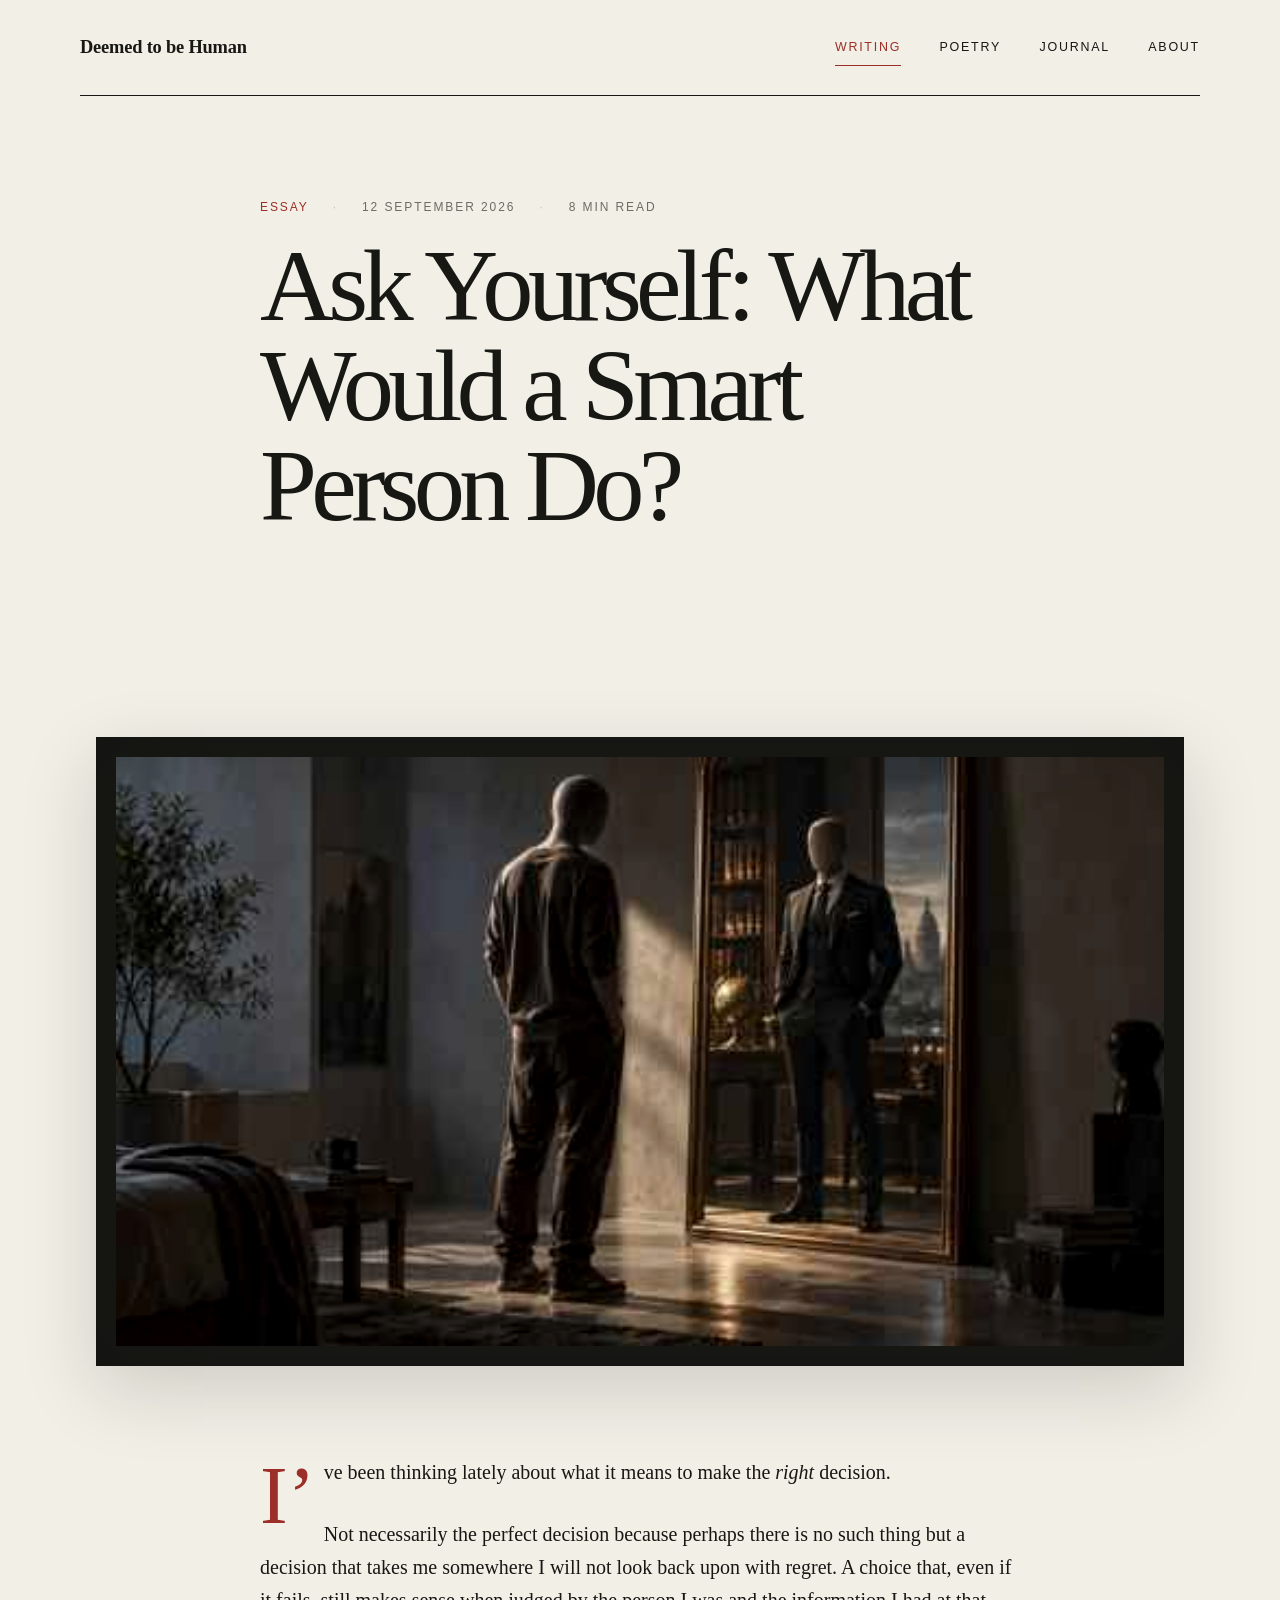
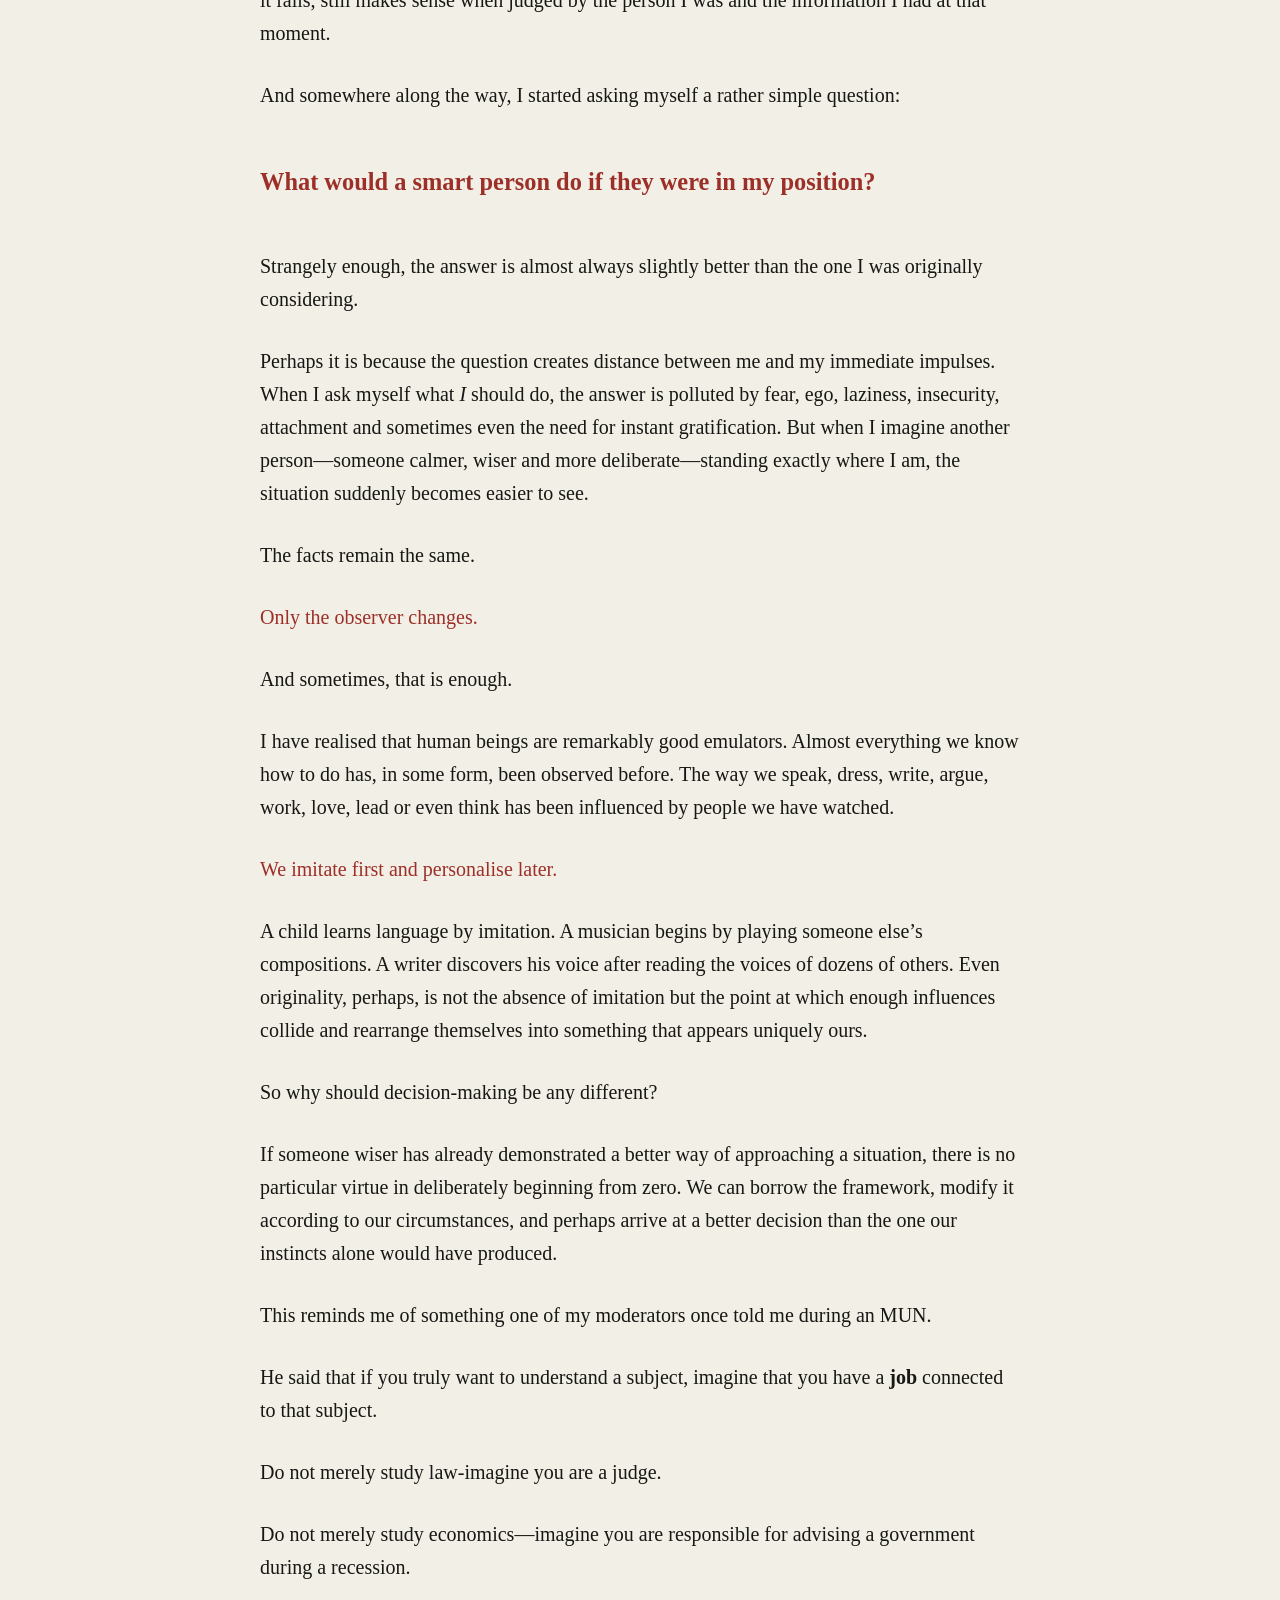
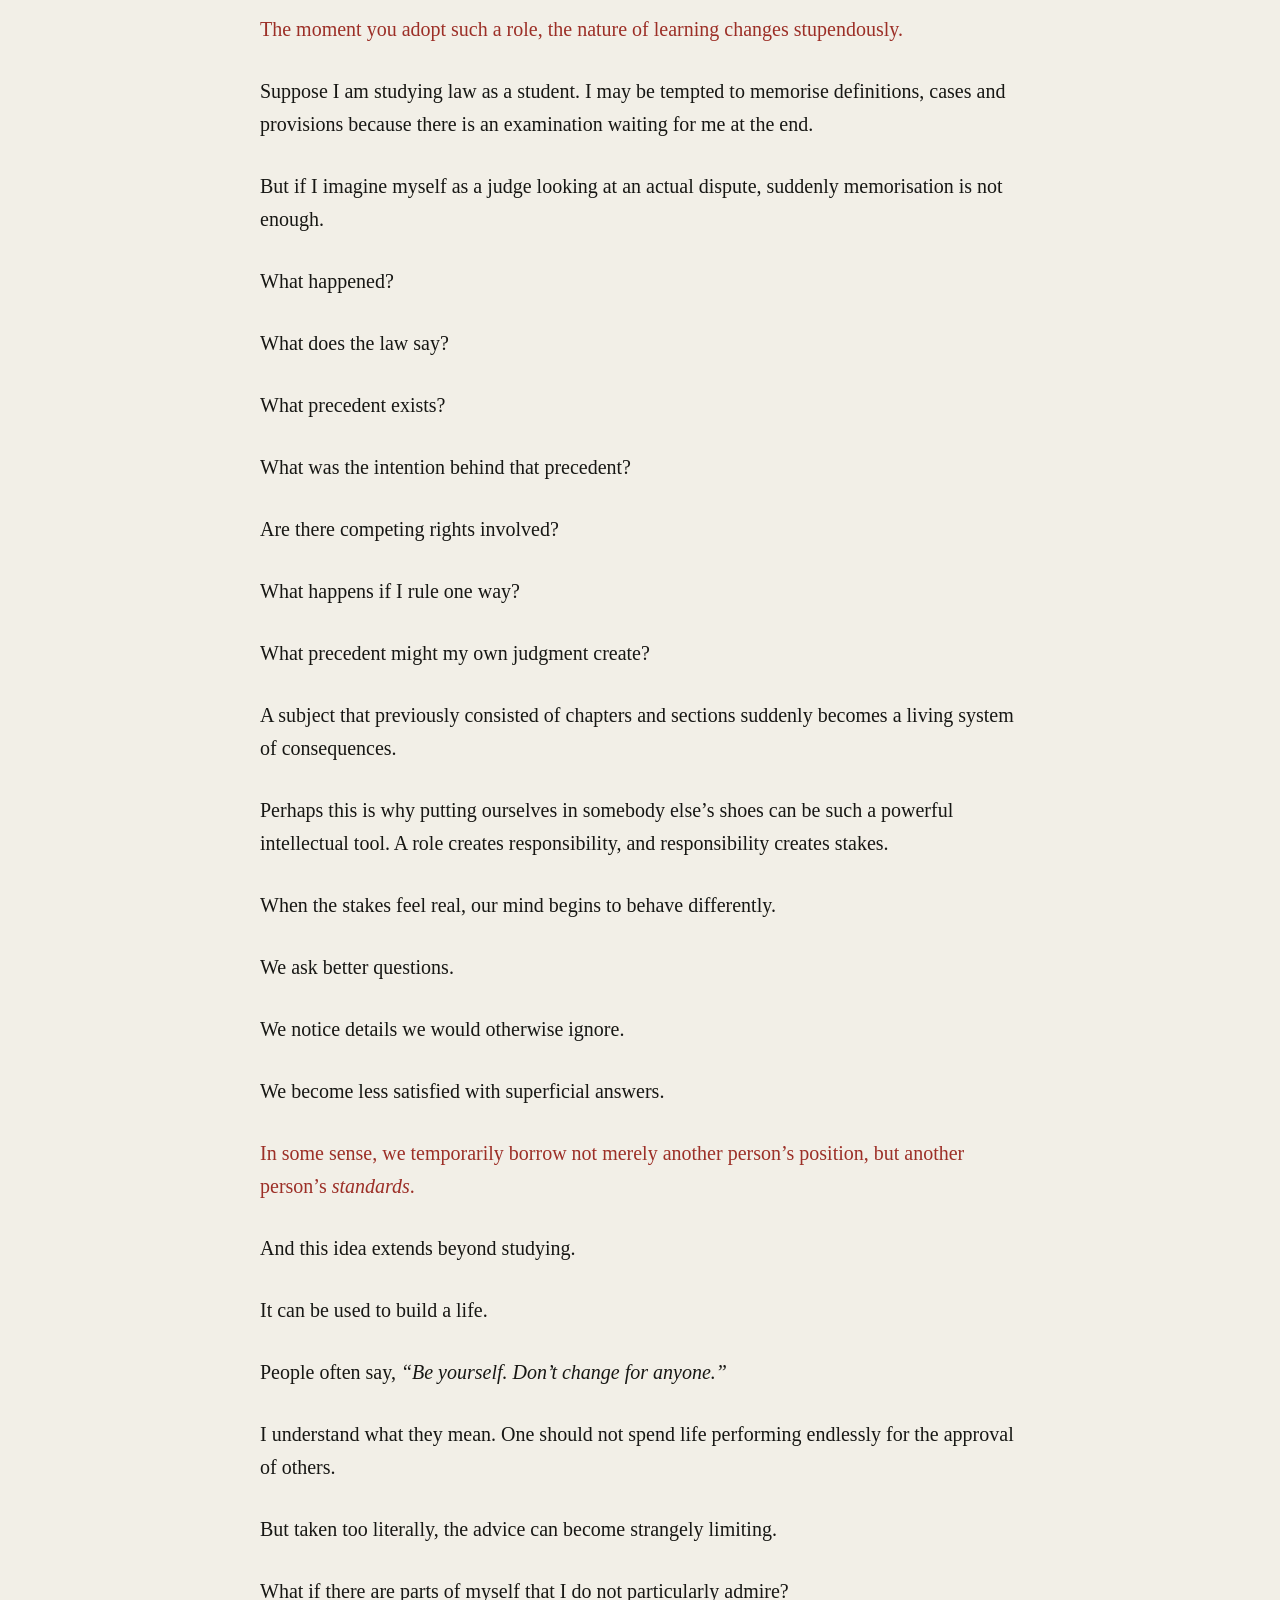
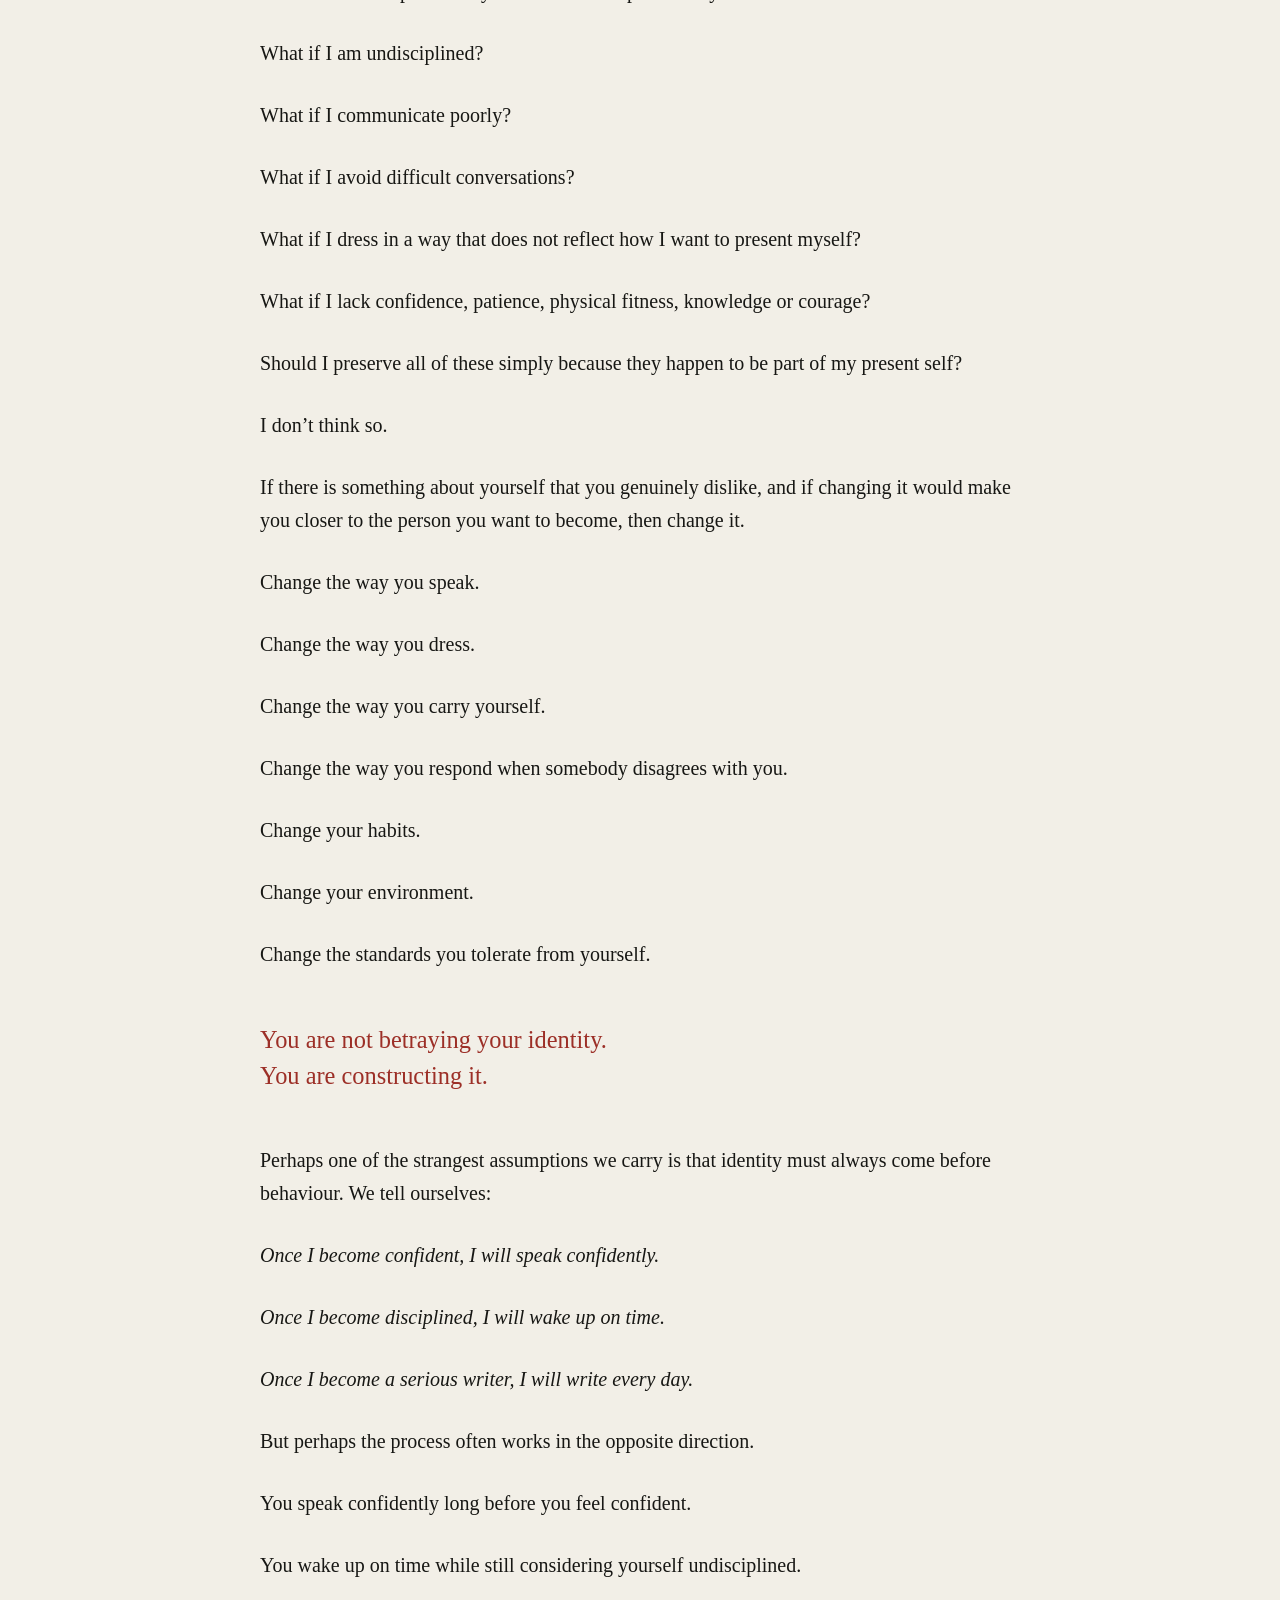
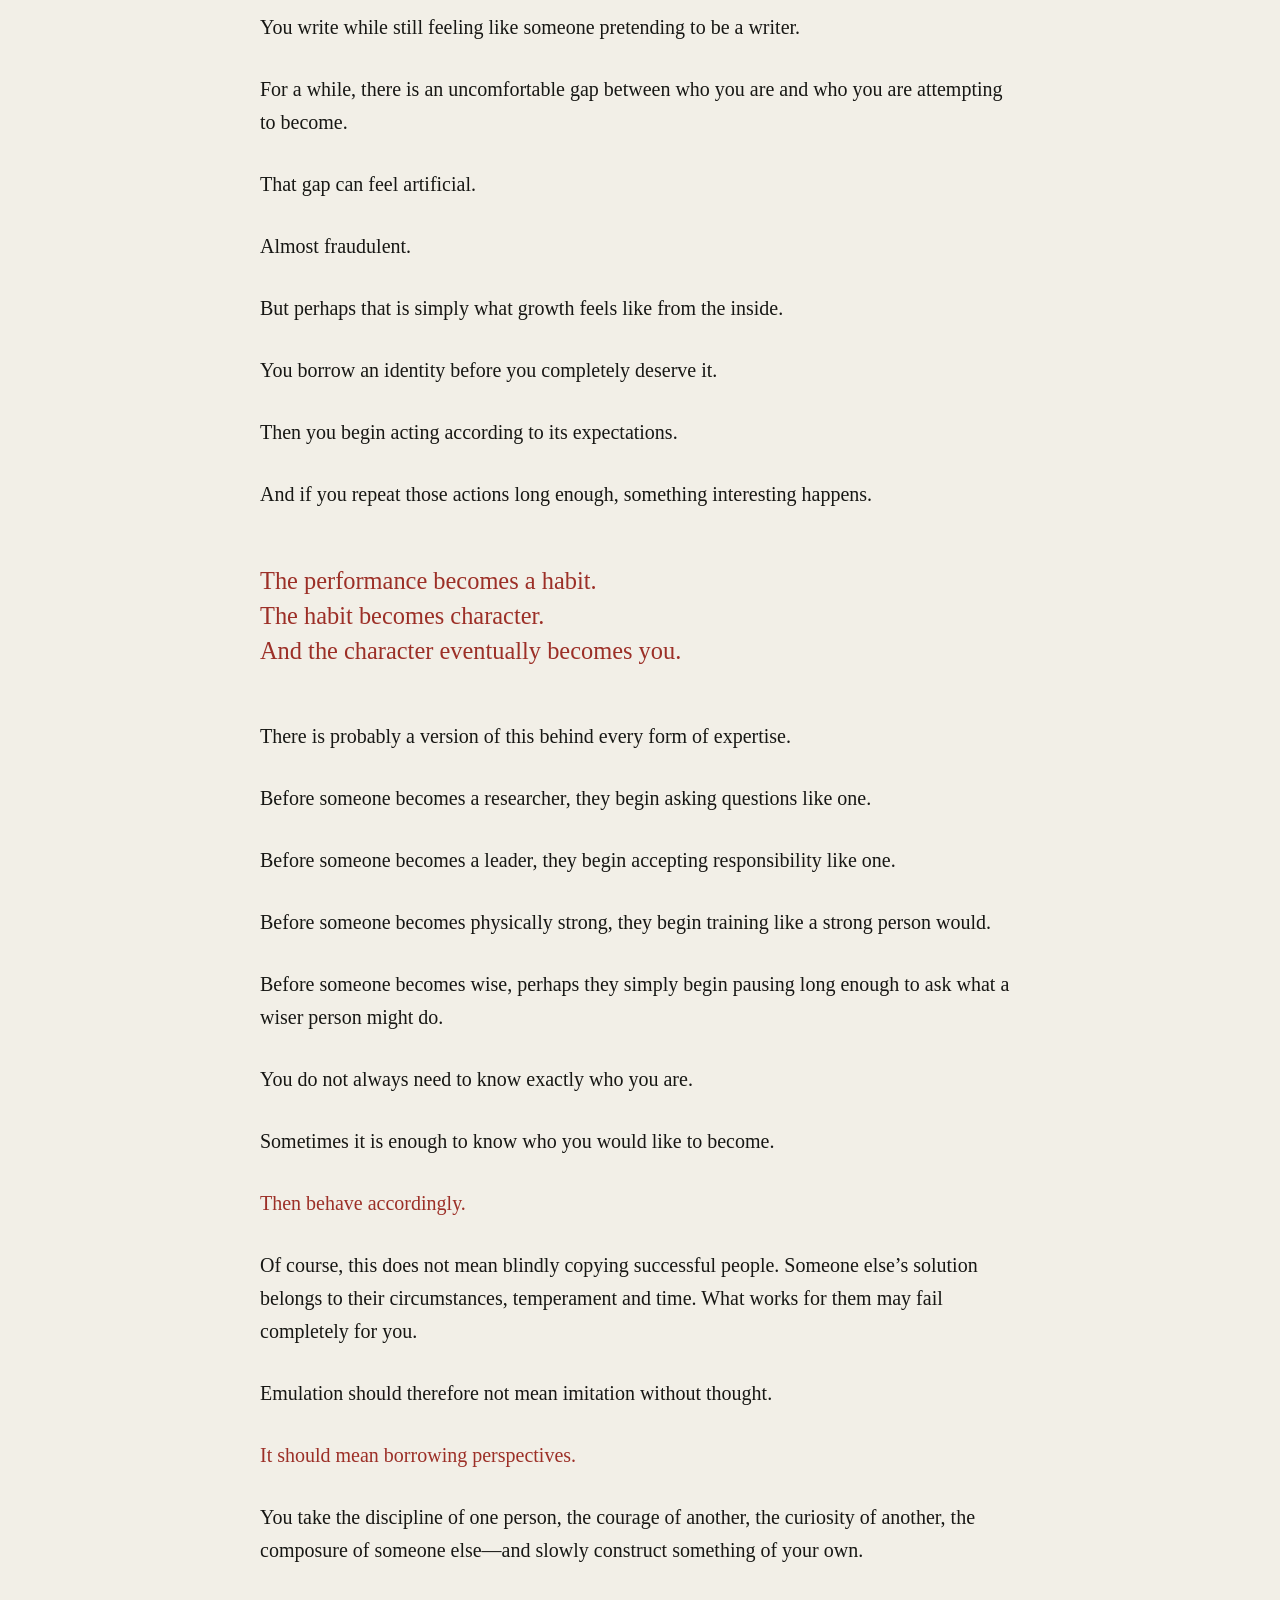
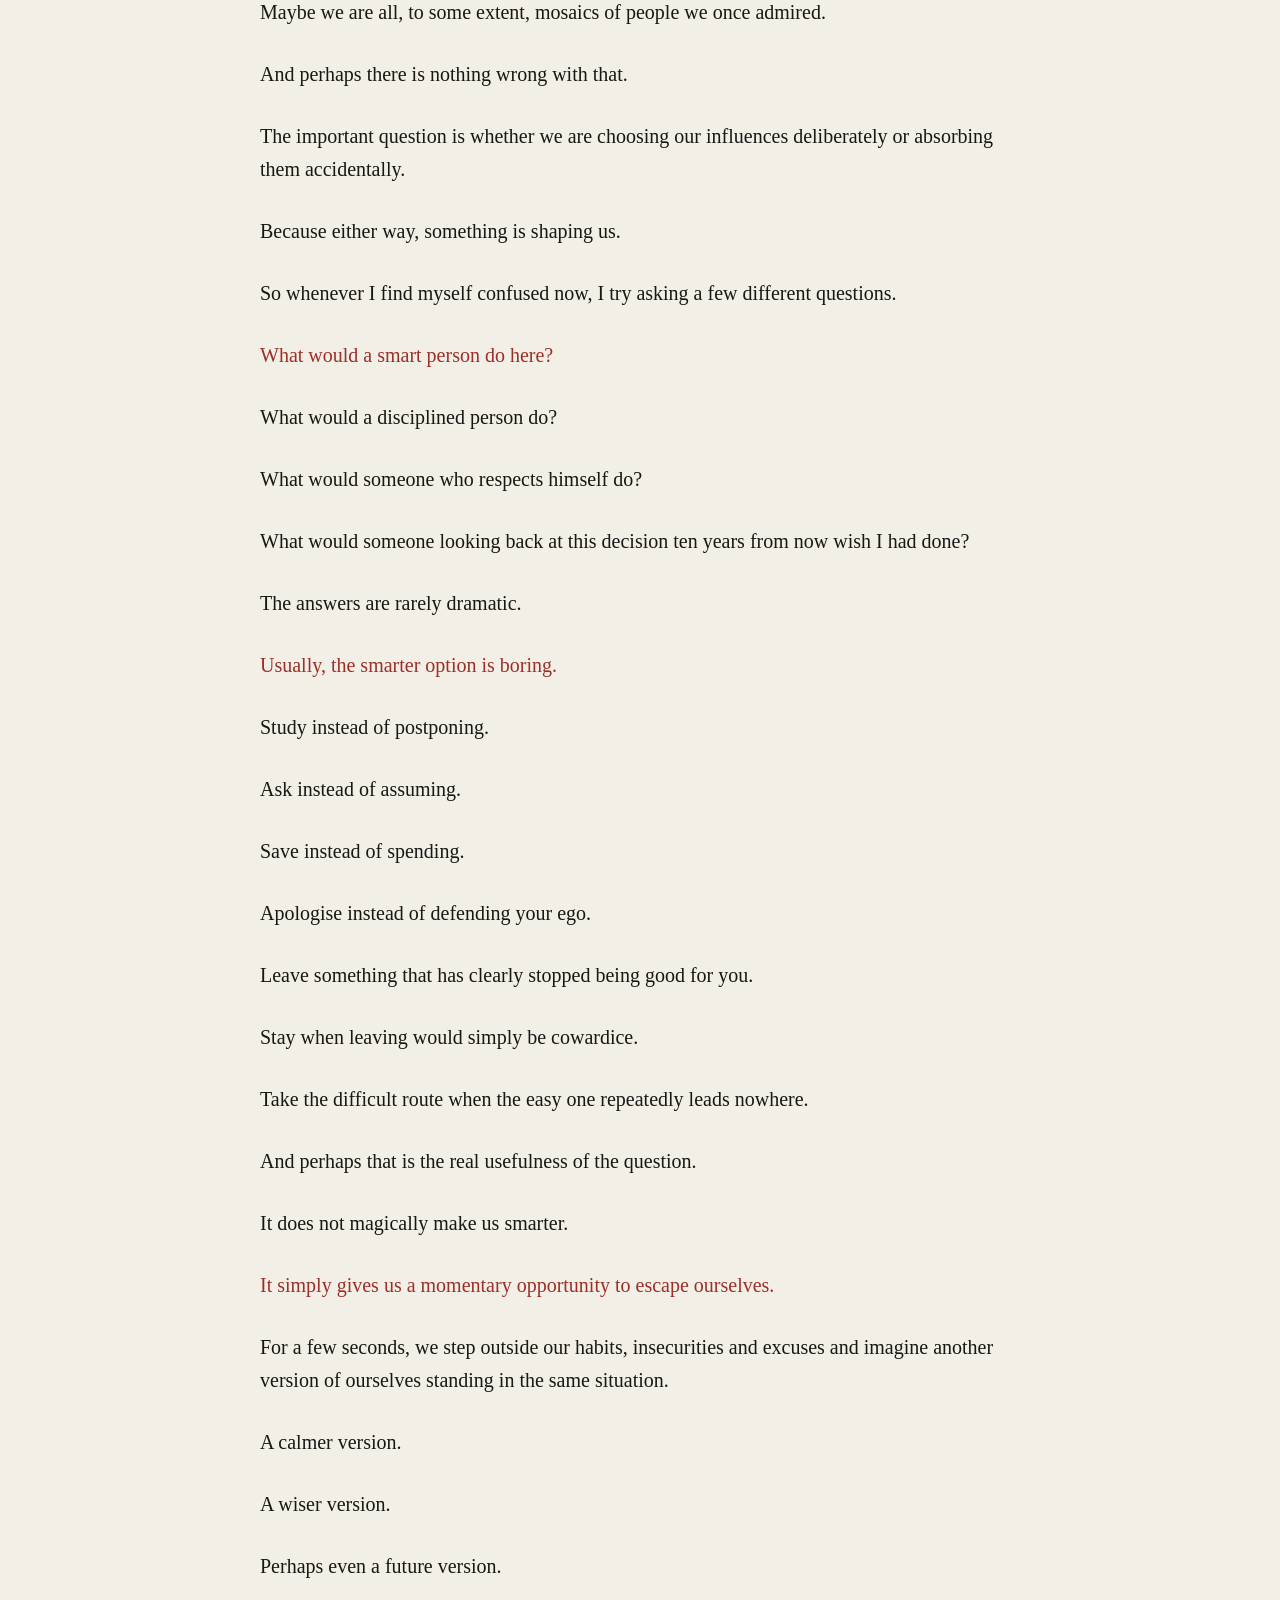
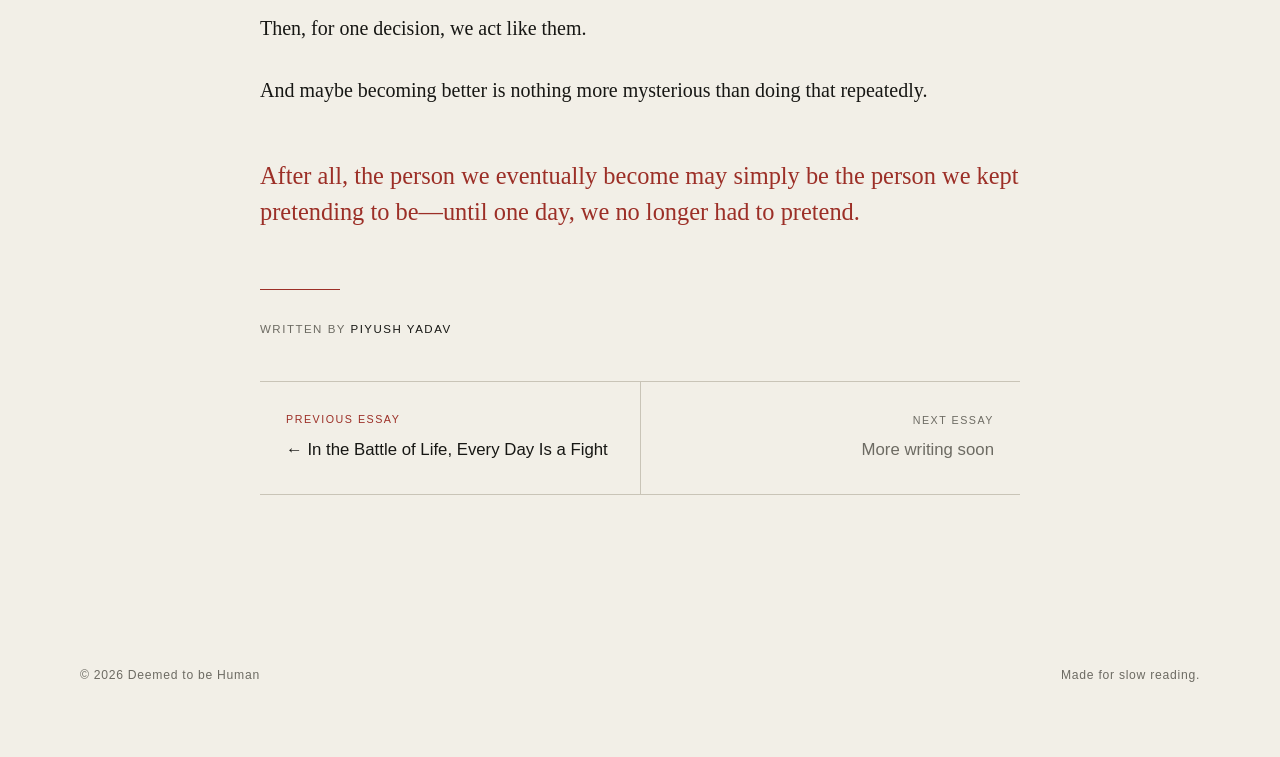
<file: essays/what-would-a-smart-person-do.html>
<!doctype html>
<html lang="en">
<head>
  <meta charset="utf-8">
  <meta name="viewport" content="width=device-width, initial-scale=1">
  <meta name="description" content="An essay by Piyush Yadav about making better decisions by borrowing the perspective of the person you want to become.">
  <meta name="author" content="Piyush Yadav">
  <link rel="canonical" href="https://piyushknowledge1998-dotcom.github.io/deemed-to-be-human/essays/what-would-a-smart-person-do.html">
  <meta property="og:type" content="article">
  <meta property="og:site_name" content="Deemed to be Human">
  <meta property="og:title" content="Ask Yourself: What Would a Smart Person Do?">
  <meta property="og:description" content="What changes when, for one decision, you borrow the standards of a wiser version of yourself?">
  <meta property="og:url" content="https://piyushknowledge1998-dotcom.github.io/deemed-to-be-human/essays/what-would-a-smart-person-do.html">
  <meta property="og:image" content="https://piyushknowledge1998-dotcom.github.io/deemed-to-be-human/assets/what-would-a-smart-person-do.jpg">
  <meta property="og:image:alt" content="A faceless man looking into a mirror where his reflection appears as a composed expert in a suit">
  <meta property="article:published_time" content="2026-09-12">
  <meta property="article:author" content="Piyush Yadav">
  <meta name="twitter:card" content="summary_large_image">
  <meta name="twitter:image" content="https://piyushknowledge1998-dotcom.github.io/deemed-to-be-human/assets/what-would-a-smart-person-do.jpg">
  <title>Ask Yourself: What Would a Smart Person Do? — Deemed to be Human</title>
  <link rel="stylesheet" href="../styles.css">
</head>
<body>
<header class="site-header"><a class="wordmark" href="../index.html">Deemed to be Human</a><nav aria-label="Primary navigation"><a class="active" href="../index.html">Writing</a><a href="../poetry.html">Poetry</a><a href="../journal.html">Journal</a><a href="../about.html">About</a></nav></header>
<main><article>
<header class="article article-header"><p class="eyebrow article-meta"><span>Essay</span><span>12 September 2026</span><span>8 min read</span></p><h1>Ask Yourself: What Would a Smart Person Do?</h1></header>
<figure class="article-hero"><img src="../assets/what-would-a-smart-person-do.jpg" alt="A faceless man looking into a mirror where his reflection appears as a composed expert in a suit" fetchpriority="high"></figure>
<div class="article article-body">
<p>I’ve been thinking lately about what it means to make the <em>right</em> decision.</p>
<p>Not necessarily the perfect decision because perhaps there is no such thing but a decision that takes me somewhere I will not look back upon with regret. A choice that, even if it fails, still makes sense when judged by the person I was and the information I had at that moment.</p>
<p>And somewhere along the way, I started asking myself a rather simple question:</p>
<p class="essay-pull"><strong>What would a smart person do if they were in my position?</strong></p>
<p>Strangely enough, the answer is almost always slightly better than the one I was originally considering.</p>
<p>Perhaps it is because the question creates distance between me and my immediate impulses. When I ask myself what <em>I</em> should do, the answer is polluted by fear, ego, laziness, insecurity, attachment and sometimes even the need for instant gratification. But when I imagine another person—someone calmer, wiser and more deliberate—standing exactly where I am, the situation suddenly becomes easier to see.</p>
<p>The facts remain the same.</p>
<p class="essay-highlight">Only the observer changes.</p>
<p>And sometimes, that is enough.</p>
<p>I have realised that human beings are remarkably good emulators. Almost everything we know how to do has, in some form, been observed before. The way we speak, dress, write, argue, work, love, lead or even think has been influenced by people we have watched.</p>
<p class="essay-highlight">We imitate first and personalise later.</p>
<p>A child learns language by imitation. A musician begins by playing someone else’s compositions. A writer discovers his voice after reading the voices of dozens of others. Even originality, perhaps, is not the absence of imitation but the point at which enough influences collide and rearrange themselves into something that appears uniquely ours.</p>
<p>So why should decision-making be any different?</p>
<p>If someone wiser has already demonstrated a better way of approaching a situation, there is no particular virtue in deliberately beginning from zero. We can borrow the framework, modify it according to our circumstances, and perhaps arrive at a better decision than the one our instincts alone would have produced.</p>
<p>This reminds me of something one of my moderators once told me during an MUN.</p>
<p>He said that if you truly want to understand a subject, imagine that you have a <strong>job</strong> connected to that subject.</p>
<p>Do not merely study law-imagine you are a judge.</p>
<p>Do not merely study economics—imagine you are responsible for advising a government during a recession.</p>
<p class="essay-highlight">The moment you adopt such a role, the nature of learning changes stupendously.</p>
<p>Suppose I am studying law as a student. I may be tempted to memorise definitions, cases and provisions because there is an examination waiting for me at the end.</p>
<p>But if I imagine myself as a judge looking at an actual dispute, suddenly memorisation is not enough.</p>
<p>What happened?</p><p>What does the law say?</p><p>What precedent exists?</p><p>What was the intention behind that precedent?</p><p>Are there competing rights involved?</p><p>What happens if I rule one way?</p><p>What precedent might my own judgment create?</p>
<p>A subject that previously consisted of chapters and sections suddenly becomes a living system of consequences.</p>
<p>Perhaps this is why putting ourselves in somebody else’s shoes can be such a powerful intellectual tool. A role creates responsibility, and responsibility creates stakes.</p>
<p>When the stakes feel real, our mind begins to behave differently.</p>
<p>We ask better questions.</p><p>We notice details we would otherwise ignore.</p><p>We become less satisfied with superficial answers.</p>
<p class="essay-highlight">In some sense, we temporarily borrow not merely another person’s position, but another person’s <em>standards</em>.</p>
<p>And this idea extends beyond studying.</p><p>It can be used to build a life.</p>
<p>People often say, <em>“Be yourself. Don’t change for anyone.”</em></p>
<p>I understand what they mean. One should not spend life performing endlessly for the approval of others.</p>
<p>But taken too literally, the advice can become strangely limiting.</p>
<p>What if there are parts of myself that I do not particularly admire?</p><p>What if I am undisciplined?</p><p>What if I communicate poorly?</p><p>What if I avoid difficult conversations?</p><p>What if I dress in a way that does not reflect how I want to present myself?</p><p>What if I lack confidence, patience, physical fitness, knowledge or courage?</p><p>Should I preserve all of these simply because they happen to be part of my present self?</p>
<p>I don’t think so.</p>
<p>If there is something about yourself that you genuinely dislike, and if changing it would make you closer to the person you want to become, then change it.</p>
<p>Change the way you speak.</p><p>Change the way you dress.</p><p>Change the way you carry yourself.</p><p>Change the way you respond when somebody disagrees with you.</p><p>Change your habits.</p><p>Change your environment.</p><p>Change the standards you tolerate from yourself.</p>
<p class="essay-pull">You are not betraying your identity.<br>You are constructing it.</p>
<p>Perhaps one of the strangest assumptions we carry is that identity must always come before behaviour. We tell ourselves:</p>
<p><em>Once I become confident, I will speak confidently.</em></p><p><em>Once I become disciplined, I will wake up on time.</em></p><p><em>Once I become a serious writer, I will write every day.</em></p>
<p>But perhaps the process often works in the opposite direction.</p>
<p>You speak confidently long before you feel confident.</p><p>You wake up on time while still considering yourself undisciplined.</p><p>You write while still feeling like someone pretending to be a writer.</p>
<p>For a while, there is an uncomfortable gap between who you are and who you are attempting to become.</p><p>That gap can feel artificial.</p><p>Almost fraudulent.</p><p>But perhaps that is simply what growth feels like from the inside.</p>
<p>You borrow an identity before you completely deserve it.</p><p>Then you begin acting according to its expectations.</p><p>And if you repeat those actions long enough, something interesting happens.</p>
<p class="essay-pull">The performance becomes a habit.<br>The habit becomes character.<br>And the character eventually becomes you.</p>
<p>There is probably a version of this behind every form of expertise.</p>
<p>Before someone becomes a researcher, they begin asking questions like one.</p><p>Before someone becomes a leader, they begin accepting responsibility like one.</p><p>Before someone becomes physically strong, they begin training like a strong person would.</p><p>Before someone becomes wise, perhaps they simply begin pausing long enough to ask what a wiser person might do.</p>
<p>You do not always need to know exactly who you are.</p><p>Sometimes it is enough to know who you would like to become.</p>
<p class="essay-highlight">Then behave accordingly.</p>
<p>Of course, this does not mean blindly copying successful people. Someone else’s solution belongs to their circumstances, temperament and time. What works for them may fail completely for you.</p>
<p>Emulation should therefore not mean imitation without thought.</p>
<p class="essay-highlight">It should mean borrowing perspectives.</p>
<p>You take the discipline of one person, the courage of another, the curiosity of another, the composure of someone else—and slowly construct something of your own.</p>
<p>Maybe we are all, to some extent, mosaics of people we once admired.</p><p>And perhaps there is nothing wrong with that.</p>
<p>The important question is whether we are choosing our influences deliberately or absorbing them accidentally.</p>
<p>Because either way, something is shaping us.</p>
<p>So whenever I find myself confused now, I try asking a few different questions.</p>
<p class="essay-highlight">What would a smart person do here?</p><p>What would a disciplined person do?</p><p>What would someone who respects himself do?</p><p>What would someone looking back at this decision ten years from now wish I had done?</p>
<p>The answers are rarely dramatic.</p>
<p class="essay-highlight">Usually, the smarter option is boring.</p>
<p>Study instead of postponing.</p><p>Ask instead of assuming.</p><p>Save instead of spending.</p><p>Apologise instead of defending your ego.</p><p>Leave something that has clearly stopped being good for you.</p><p>Stay when leaving would simply be cowardice.</p><p>Take the difficult route when the easy one repeatedly leads nowhere.</p>
<p>And perhaps that is the real usefulness of the question.</p><p>It does not magically make us smarter.</p>
<p class="essay-highlight">It simply gives us a momentary opportunity to escape ourselves.</p>
<p>For a few seconds, we step outside our habits, insecurities and excuses and imagine another version of ourselves standing in the same situation.</p><p>A calmer version.</p><p>A wiser version.</p><p>Perhaps even a future version.</p><p>Then, for one decision, we act like them.</p>
<p>And maybe becoming better is nothing more mysterious than doing that repeatedly.</p>
<p class="essay-pull">After all, the person we eventually become may simply be the person we kept pretending to be—until one day, we no longer had to pretend.</p>
<div class="article-end" aria-hidden="true"></div><p class="article-byline">Written by <span>Piyush Yadav</span></p><nav class="essay-nav" aria-label="Essay navigation"><a class="essay-nav-item essay-nav-back" href="in-the-battle-of-life.html"><span class="essay-nav-label">Previous essay</span><strong>← In the Battle of Life, Every Day Is a Fight</strong></a><span class="essay-nav-item essay-nav-soon" aria-disabled="true"><span class="essay-nav-label">Next essay</span><strong>More writing soon</strong></span></nav>
</div></article></main><footer><p>© 2026 Deemed to be Human</p><p>Made for slow reading.</p></footer></body></html>
</file>
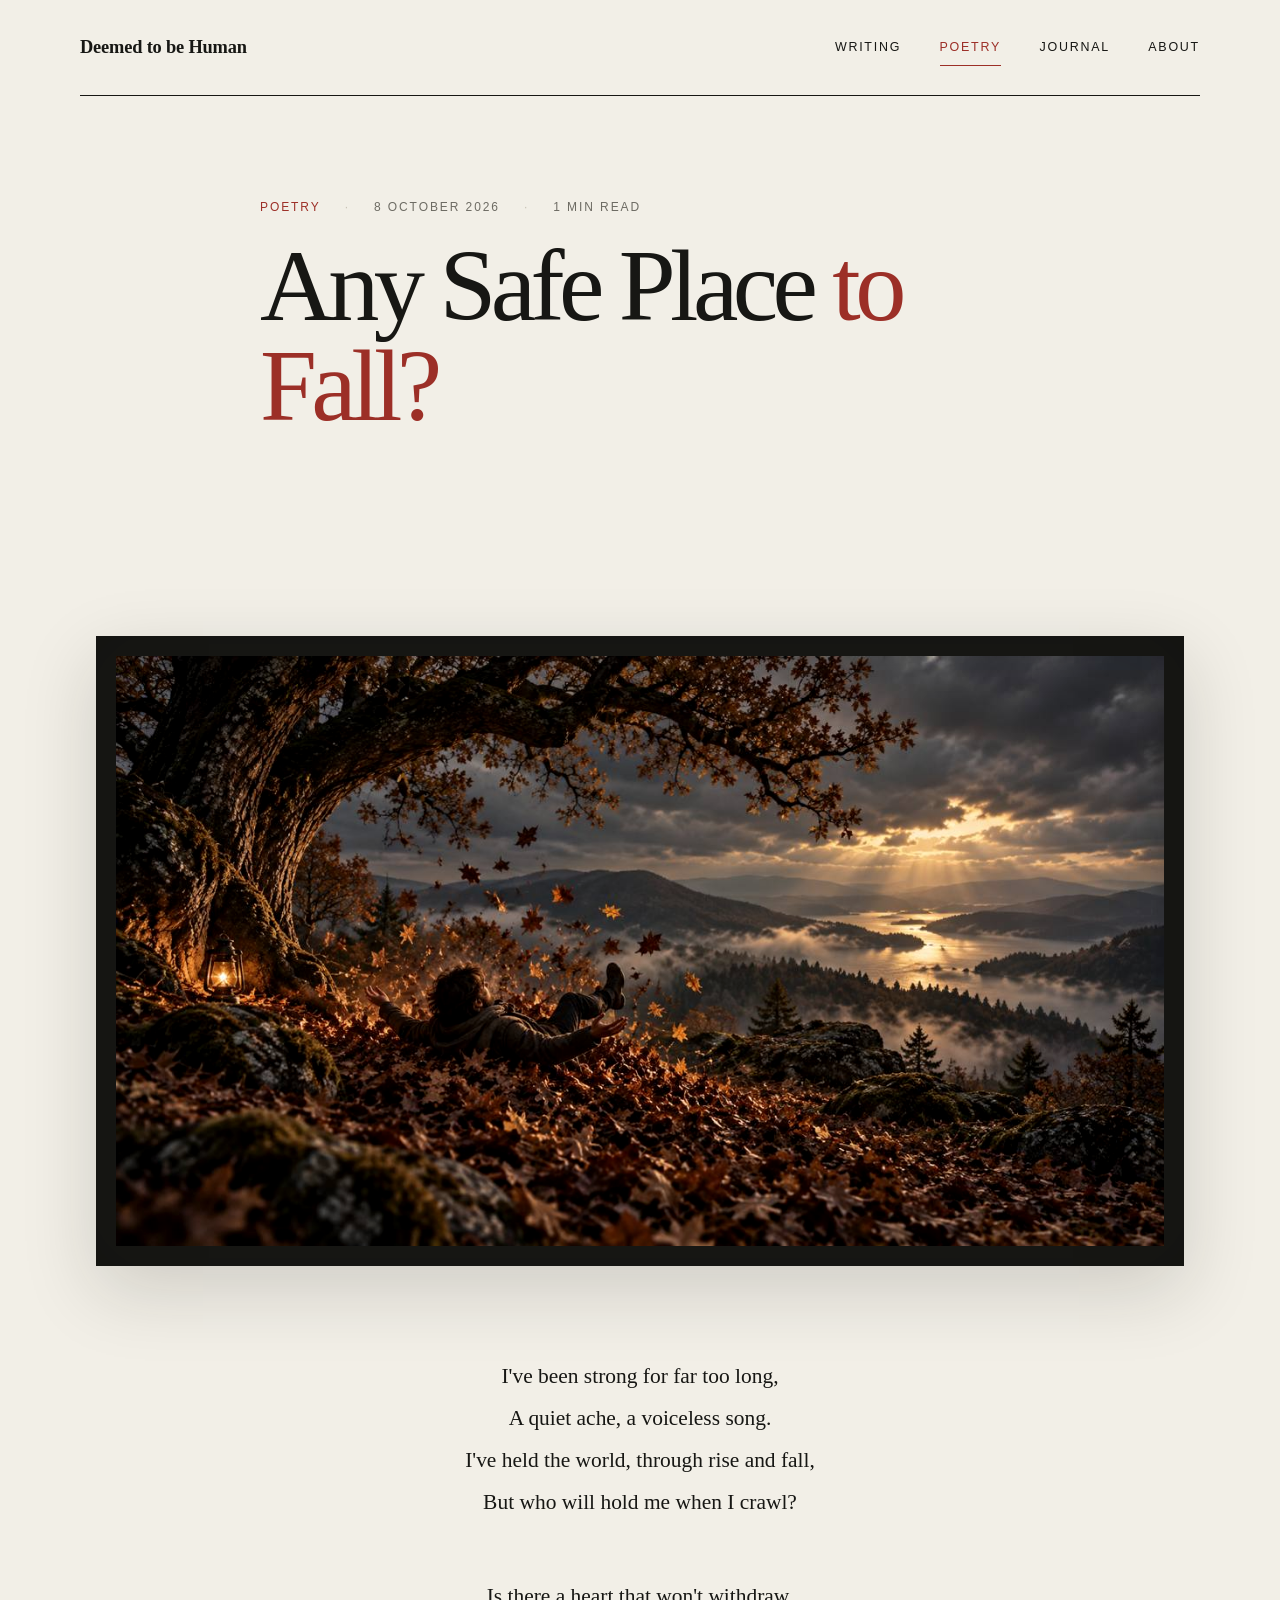
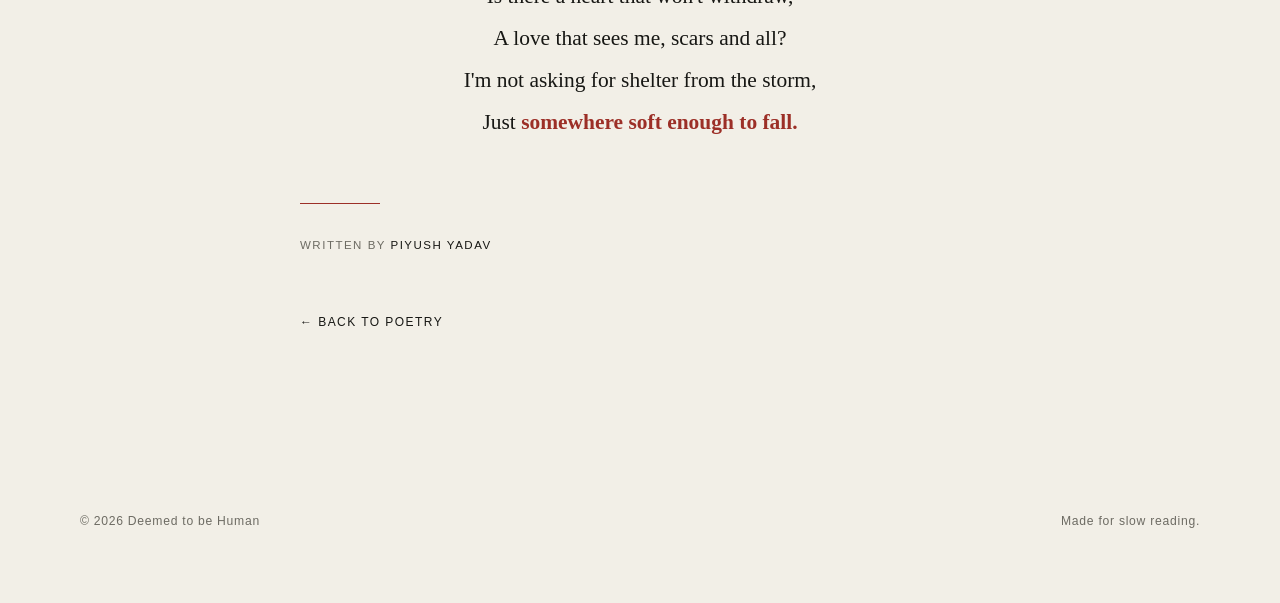
<file: poetry/any-safe-place-to-fall.html>
<!doctype html>
<html lang="en">
<head>
  <meta charset="utf-8">
  <meta name="viewport" content="width=device-width, initial-scale=1">
  <meta name="description" content="Any Safe Place to Fall? — a poem by Piyush Yadav about the quiet longing to be held.">
  <meta name="author" content="Piyush Yadav">
  <link rel="canonical" href="https://piyushknowledge1998-dotcom.github.io/deemed-to-be-human/poetry/any-safe-place-to-fall.html">
  <meta property="og:type" content="article">
  <meta property="og:site_name" content="Deemed to be Human">
  <meta property="og:title" content="Any Safe Place to Fall?">
  <meta property="og:description" content="I've been strong for far too long. A poem by Piyush Yadav.">
  <meta property="og:url" content="https://piyushknowledge1998-dotcom.github.io/deemed-to-be-human/poetry/any-safe-place-to-fall.html">
  <meta property="og:image" content="https://piyushknowledge1998-dotcom.github.io/deemed-to-be-human/assets/any-safe-place-to-fall.jpg">
  <meta property="og:image:alt" content="A weary person falls backwards into a soft pile of autumn leaves beneath a tree, under a dramatic dusk sky">
  <meta property="article:published_time" content="2026-10-08">
  <meta name="twitter:card" content="summary_large_image">
  <meta name="twitter:image" content="https://piyushknowledge1998-dotcom.github.io/deemed-to-be-human/assets/any-safe-place-to-fall.jpg">
  <title>Any Safe Place to Fall? — Deemed to be Human</title>
  <link rel="stylesheet" href="../styles.css">
  <style>
    .poem-body {font-size:clamp(1.14rem,2vw,1.34rem);line-height:1.95}
    .poem-wrap {max-width:680px;margin:0 auto;text-align:center}
    .poem-body .stanza {margin:0 0 2.45em}
    .poem-body .stanza p {margin:0}
    .poem-emphasis {color:var(--accent);font-weight:600}
    .poem-body p:first-child::first-letter {float:none;font-size:inherit;line-height:inherit;padding:0;color:inherit}
    .poem-footer {max-width:680px;margin:0 auto}
    @media(max-width:760px){.poem-wrap{text-align:left}}
  </style>
</head>
<body>
<header class="site-header"><a class="wordmark" href="../index.html">Deemed to be Human</a><nav aria-label="Primary navigation"><a href="../index.html">Writing</a><a class="active" href="../poetry.html">Poetry</a><a href="../journal.html">Journal</a><a href="../about.html">About</a></nav></header>
<main><article>
<header class="article article-header"><p class="eyebrow article-meta"><span>Poetry</span><span>8 October 2026</span><span>1 min read</span></p><h1>Any Safe Place <span style="color:var(--accent)">to Fall?</span></h1></header>
<figure class="article-hero"><img src="../assets/any-safe-place-to-fall.jpg" alt="A person falling into a soft pile of autumn leaves beneath a tree at sunset" loading="eager"></figure>
<div class="article article-body poem-body"><div class="poem-wrap">
<div class="stanza"><p>I've been strong for far too long,</p><p>A quiet ache, a voiceless song.</p><p>I've held the world, through rise and fall,</p><p>But who will hold me when I crawl?</p></div>
<div class="stanza"><p>Is there a heart that won't withdraw,</p><p>A love that sees me, scars and all?</p><p>I'm not asking for shelter from the storm,</p><p>Just <span class="poem-emphasis">somewhere soft enough to fall.</span></p></div>
</div><div class="poem-footer"><div class="article-end" aria-hidden="true"></div><p class="article-byline">Written by <span>Piyush Yadav</span></p><a class="back-link" href="../poetry.html">← Back to poetry</a></div></div>
</article></main><footer><p>© 2026 Deemed to be Human</p><p>Made for slow reading.</p></footer>
</body></html>
</file>
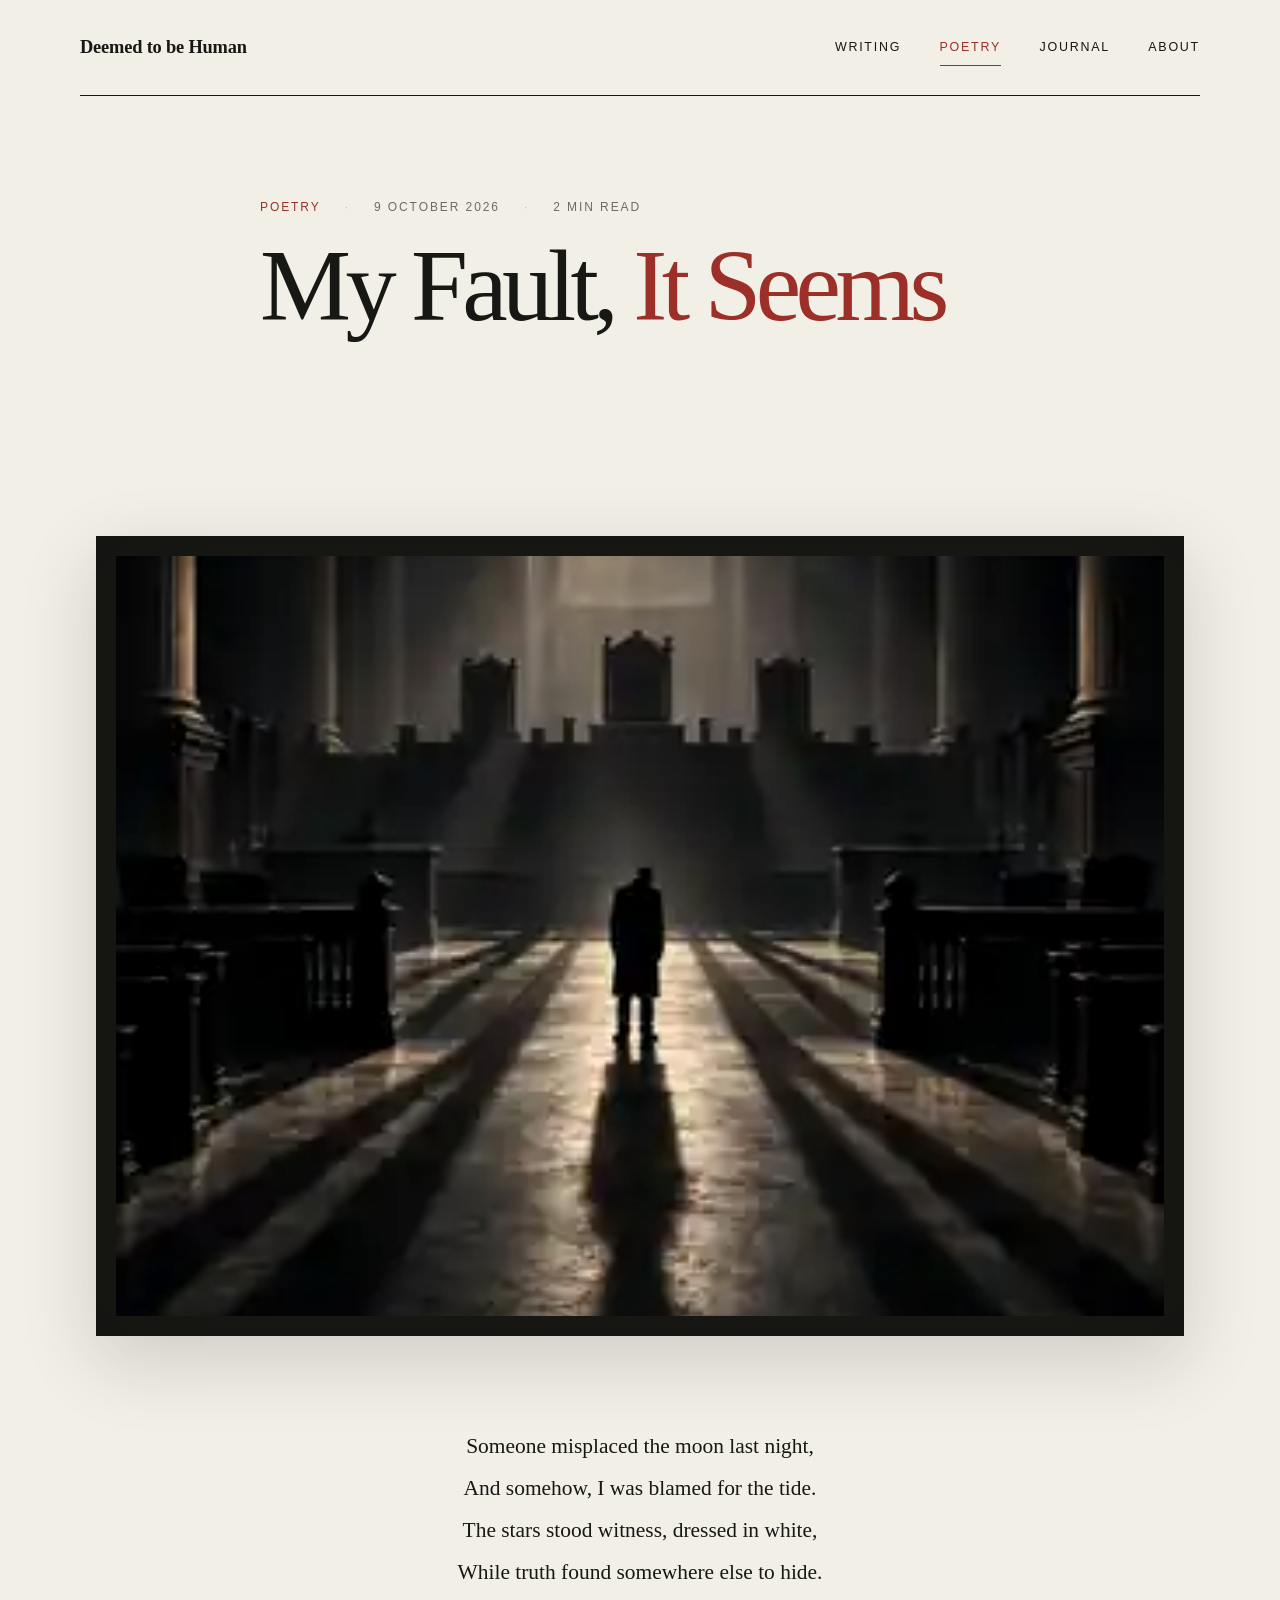
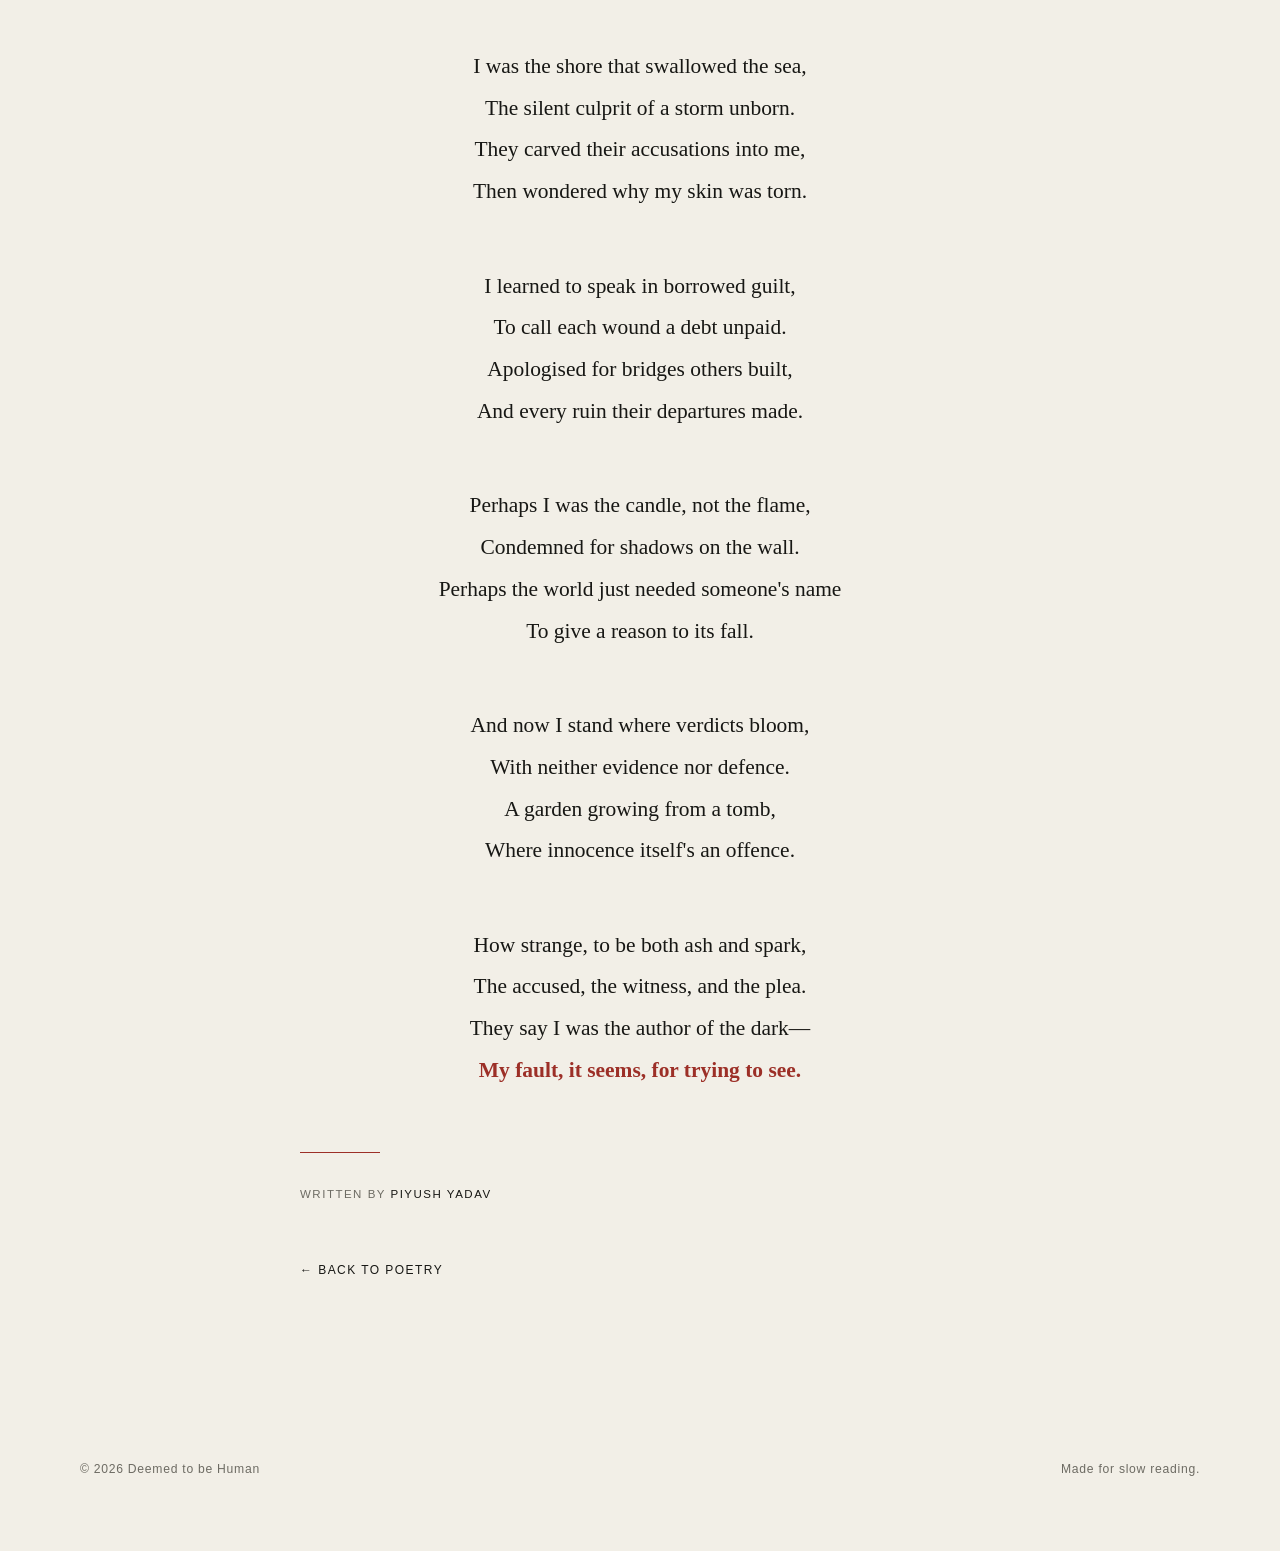
<file: poetry/my-fault-it-seems.html>
<!doctype html>
<html lang="en">
<head>
<meta charset="utf-8"><meta name="viewport" content="width=device-width, initial-scale=1">
<meta name="description" content="My Fault, It Seems — a poem by Piyush Yadav on blame, silence, and being condemned without cause.">
<meta name="author" content="Piyush Yadav"><link rel="canonical" href="https://piyushknowledge1998-dotcom.github.io/deemed-to-be-human/poetry/my-fault-it-seems.html">
<meta property="og:type" content="article"><meta property="og:site_name" content="Deemed to be Human"><meta property="og:title" content="My Fault, It Seems">
<meta property="og:description" content="Someone misplaced the moon last night, and somehow, I was blamed for the tide.">
<meta property="og:url" content="https://piyushknowledge1998-dotcom.github.io/deemed-to-be-human/poetry/my-fault-it-seems.html">
<meta property="og:image" content="https://piyushknowledge1998-dotcom.github.io/deemed-to-be-human/assets/my-fault-it-seems.svg">
<meta property="article:published_time" content="2026-10-09">
<meta name="twitter:card" content="summary_large_image"><meta name="twitter:image" content="https://piyushknowledge1998-dotcom.github.io/deemed-to-be-human/assets/my-fault-it-seems.svg">
<title>My Fault, It Seems — Deemed to be Human</title><link rel="stylesheet" href="../styles.css">
<style>.poem-body{font-size:clamp(1.14rem,2vw,1.34rem);line-height:1.95}.poem-wrap{max-width:680px;margin:0 auto;text-align:center}.poem-body .stanza{margin:0 0 2.45em}.poem-body .stanza p{margin:0}.poem-emphasis{color:var(--accent);font-weight:600}.poem-body p:first-child::first-letter{float:none;font-size:inherit;line-height:inherit;padding:0;color:inherit}.poem-footer{max-width:680px;margin:0 auto}@media(max-width:760px){.poem-wrap{text-align:left}}</style>
</head>
<body><header class="site-header"><a class="wordmark" href="../index.html">Deemed to be Human</a><nav aria-label="Primary navigation"><a href="../index.html">Writing</a><a class="active" href="../poetry.html">Poetry</a><a href="../journal.html">Journal</a><a href="../about.html">About</a></nav></header>
<main><article><header class="article article-header"><p class="eyebrow article-meta"><span>Poetry</span><span>9 October 2026</span><span>2 min read</span></p><h1>My Fault, <span style="color:var(--accent)">It Seems</span></h1></header>
<figure class="article-hero"><img src="../assets/my-fault-it-seems.svg" alt="A lone silhouetted figure standing in a vast empty courtroom as shadows converge toward them" loading="eager"></figure>
<div class="article article-body poem-body"><div class="poem-wrap">
<div class="stanza"><p>Someone misplaced the moon last night,</p><p>And somehow, I was blamed for the tide.</p><p>The stars stood witness, dressed in white,</p><p>While truth found somewhere else to hide.</p></div>
<div class="stanza"><p>I was the shore that swallowed the sea,</p><p>The silent culprit of a storm unborn.</p><p>They carved their accusations into me,</p><p>Then wondered why my skin was torn.</p></div>
<div class="stanza"><p>I learned to speak in borrowed guilt,</p><p>To call each wound a debt unpaid.</p><p>Apologised for bridges others built,</p><p>And every ruin their departures made.</p></div>
<div class="stanza"><p>Perhaps I was the candle, not the flame,</p><p>Condemned for shadows on the wall.</p><p>Perhaps the world just needed someone's name</p><p>To give a reason to its fall.</p></div>
<div class="stanza"><p>And now I stand where verdicts bloom,</p><p>With neither evidence nor defence.</p><p>A garden growing from a tomb,</p><p>Where innocence itself's an offence.</p></div>
<div class="stanza"><p>How strange, to be both ash and spark,</p><p>The accused, the witness, and the plea.</p><p>They say I was the author of the dark—</p><p><span class="poem-emphasis">My fault, it seems, for trying to see.</span></p></div>
</div><div class="poem-footer"><div class="article-end" aria-hidden="true"></div><p class="article-byline">Written by <span>Piyush Yadav</span></p><a class="back-link" href="../poetry.html">← Back to poetry</a></div></div></article></main>
<footer><p>© 2026 Deemed to be Human</p><p>Made for slow reading.</p></footer></body></html>
</file>
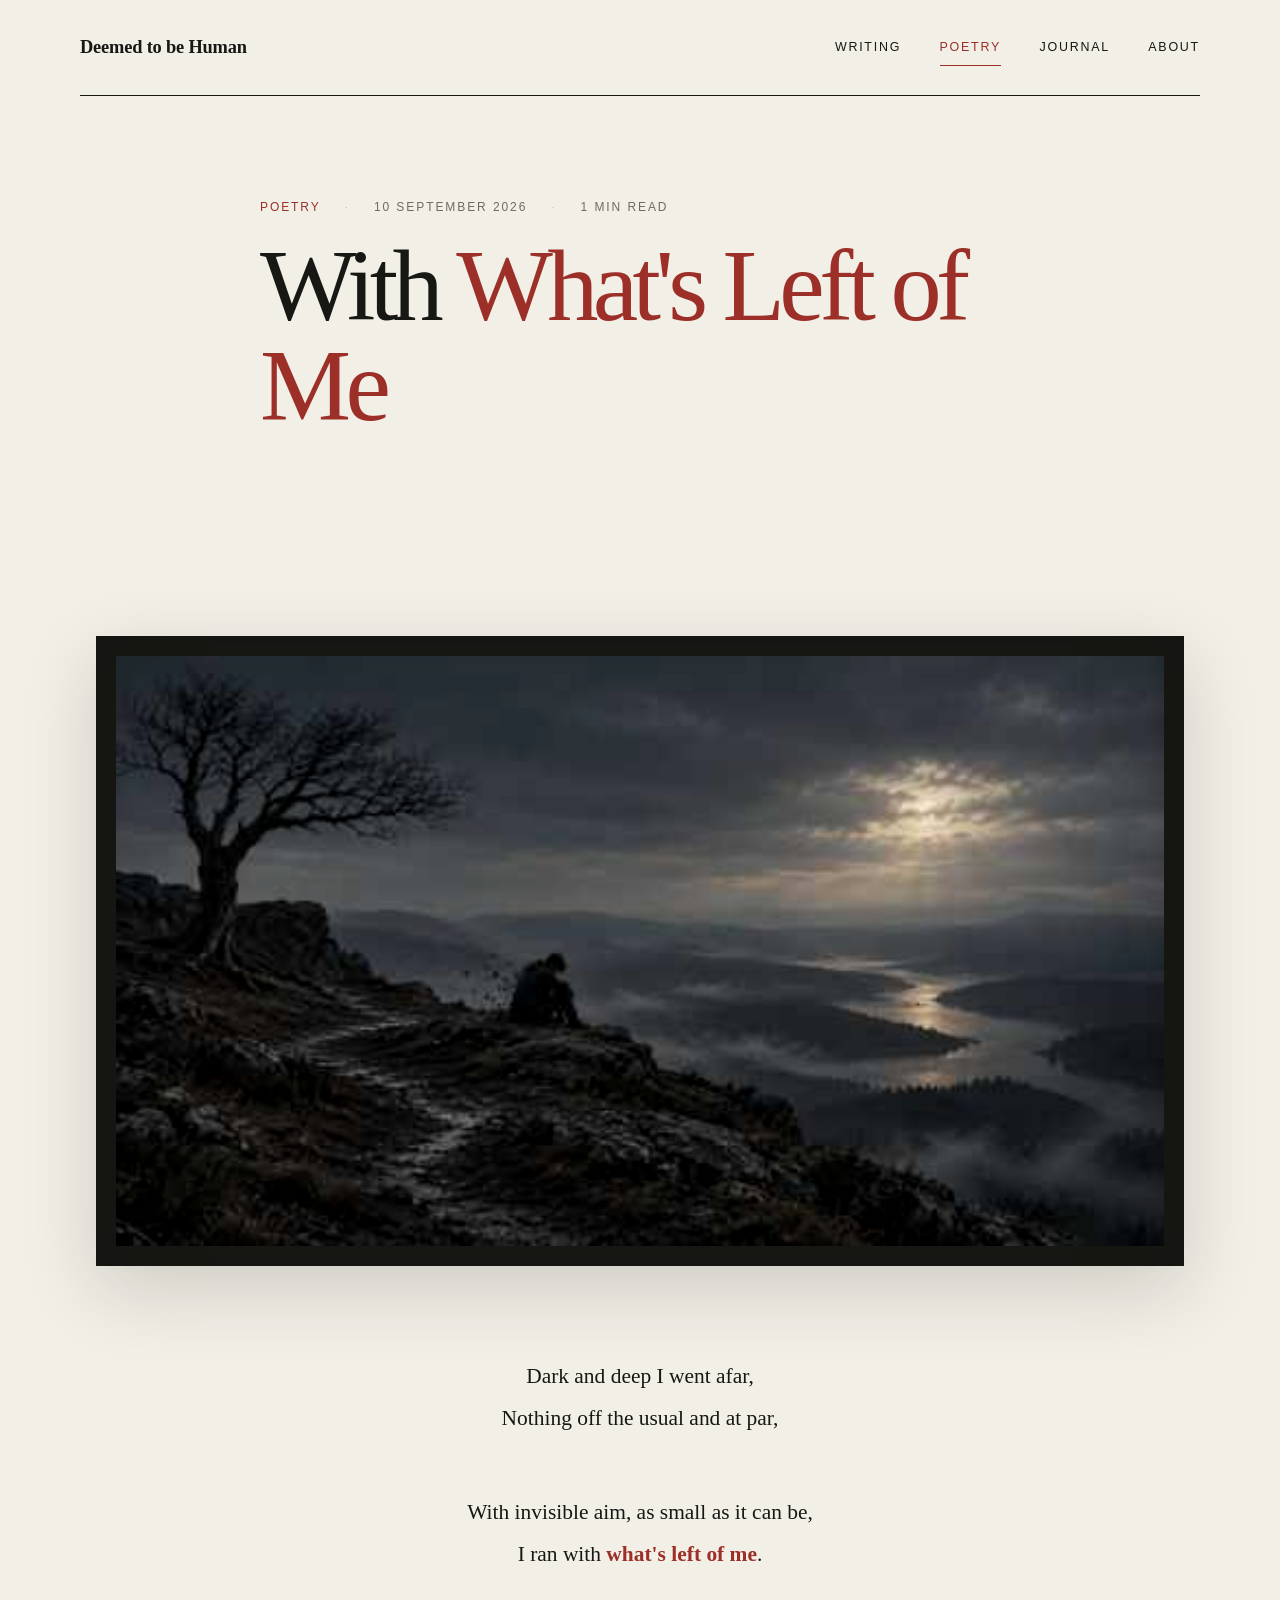
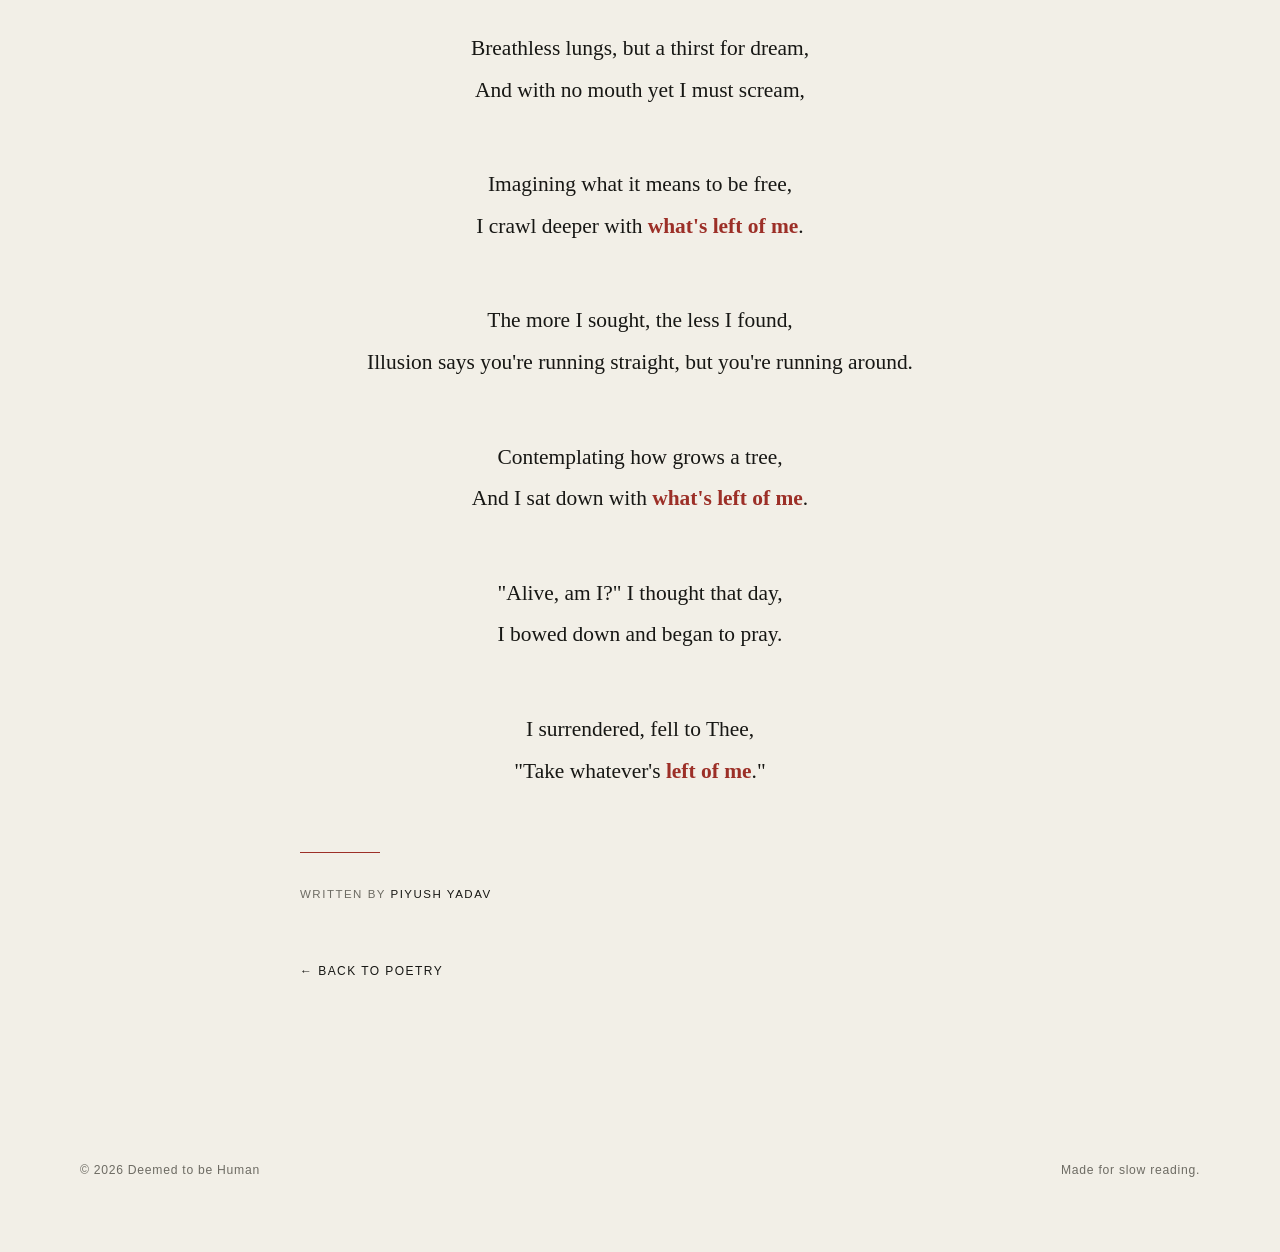
<file: poetry/with-whats-left-of-me.html>
<!doctype html>
<html lang="en">
<head>
  <meta charset="utf-8">
  <meta name="viewport" content="width=device-width, initial-scale=1">
  <meta name="description" content="With What's Left of Me — a poem by Piyush Yadav.">
  <meta name="author" content="Piyush Yadav">
  <link rel="canonical" href="https://piyushknowledge1998-dotcom.github.io/deemed-to-be-human/poetry/with-whats-left-of-me.html">
  <meta property="og:type" content="article">
  <meta property="og:site_name" content="Deemed to be Human">
  <meta property="og:title" content="With What's Left of Me">
  <meta property="og:description" content="A poem about exhaustion, searching, and surrender.">
  <meta property="og:url" content="https://piyushknowledge1998-dotcom.github.io/deemed-to-be-human/poetry/with-whats-left-of-me.html">
  <meta property="og:image" content="https://piyushknowledge1998-dotcom.github.io/deemed-to-be-human/assets/with-whats-left-of-me.jpg">
  <meta property="og:image:alt" content="A solitary figure above a misty valley under dark skies">
  <meta property="article:published_time" content="2026-09-10">
  <meta name="twitter:card" content="summary_large_image">
  <meta name="twitter:title" content="With What's Left of Me">
  <meta name="twitter:description" content="A poem by Piyush Yadav.">
  <meta name="twitter:image" content="https://piyushknowledge1998-dotcom.github.io/deemed-to-be-human/assets/with-whats-left-of-me.jpg">
  <title>With What's Left of Me — Deemed to be Human</title>
  <link rel="stylesheet" href="../styles.css">
  <style>
    .poem-body {
      font-size: clamp(1.14rem, 2vw, 1.34rem);
      line-height: 1.95;
    }
    .poem-wrap {
      max-width: 680px;
      margin: 0 auto;
      text-align: center;
    }
    .poem-body .stanza {
      margin: 0 0 2.45em;
    }
    .poem-body .stanza p {
      margin: 0;
    }
    .poem-emphasis {
      color: var(--accent);
      font-weight: 600;
    }
    .poem-body p:first-child::first-letter {
      float: none;
      font-size: inherit;
      line-height: inherit;
      padding: 0;
      color: inherit;
    }
    .poem-footer {
      max-width: 680px;
      margin: 0 auto;
    }
    @media (max-width: 760px) {
      .poem-wrap {
        text-align: left;
      }
    }
  </style>
</head>
<body>
  <header class="site-header">
    <a class="wordmark" href="../index.html">Deemed to be Human</a>
    <nav aria-label="Primary navigation">
      <a href="../index.html">Writing</a>
      <a class="active" href="../poetry.html">Poetry</a>
      <a href="../journal.html">Journal</a>
      <a href="../about.html">About</a>
    </nav>
  </header>
  <main>
    <article>
      <header class="article article-header">
        <p class="eyebrow article-meta"><span>Poetry</span><span>10 September 2026</span><span>1 min read</span></p>
        <h1>With <span style="color:var(--accent)">What's Left of Me</span></h1>
      </header>
      <figure class="article-hero">
        <img src="../assets/with-whats-left-of-me.jpg" alt="A solitary figure above a misty valley under dark skies">
      </figure>
      <div class="article article-body poem-body">
        <div class="poem-wrap">
          <div class="stanza">
            <p>Dark and deep I went afar,</p>
            <p>Nothing off the usual and at par,</p>
          </div>

          <div class="stanza">
            <p>With invisible aim, as small as it can be,</p>
            <p>I ran with <span class="poem-emphasis">what's left of me</span>.</p>
          </div>

          <div class="stanza">
            <p>Breathless lungs, but a thirst for dream,</p>
            <p>And with no mouth yet I must scream,</p>
          </div>

          <div class="stanza">
            <p>Imagining what it means to be free,</p>
            <p>I crawl deeper with <span class="poem-emphasis">what's left of me</span>.</p>
          </div>

          <div class="stanza">
            <p>The more I sought, the less I found,</p>
            <p>Illusion says you're running straight, but you're running around.</p>
          </div>

          <div class="stanza">
            <p>Contemplating how grows a tree,</p>
            <p>And I sat down with <span class="poem-emphasis">what's left of me</span>.</p>
          </div>

          <div class="stanza">
            <p>"Alive, am I?" I thought that day,</p>
            <p>I bowed down and began to pray.</p>
          </div>

          <div class="stanza">
            <p>I surrendered, fell to Thee,</p>
            <p>"Take whatever's <span class="poem-emphasis">left of me</span>."</p>
          </div>
        </div>

        <div class="poem-footer">
          <div class="article-end" aria-hidden="true"></div>
          <p class="article-byline">Written by <span>Piyush Yadav</span></p>
          <a class="back-link" href="../poetry.html">← Back to poetry</a>
        </div>
      </div>
    </article>
  </main>
  <footer><p>© 2026 Deemed to be Human</p><p>Made for slow reading.</p></footer>
</body>
</html>
</file>
<file: styles.css>
:root {
  --paper: #f2efe7;
  --ink: #171714;
  --muted: #6d6b63;
  --line: #c9c4b7;
  --accent: #9c2f27;
}

* { box-sizing: border-box; }
html { scroll-behavior: smooth; }
body { margin: 0; color: var(--ink); background: var(--paper); font-family: Georgia, "Times New Roman", serif; line-height: 1.65; }
a { color: inherit; }
img { display: block; max-width: 100%; }
.site-header, main, footer { width: min(1120px, calc(100% - 48px)); margin-inline: auto; }
.site-header { min-height: 96px; display: flex; align-items: center; justify-content: space-between; border-bottom: 1px solid var(--ink); }
.wordmark { font-size: 1.15rem; font-weight: 700; text-decoration: none; letter-spacing: -.01em; }
nav { display: flex; gap: clamp(18px, 3vw, 42px); font-family: Arial, sans-serif; font-size: .78rem; text-transform: uppercase; letter-spacing: .14em; }
nav a { text-decoration: none; padding: 8px 0; border-bottom: 1px solid transparent; }
nav a:hover, nav a:focus-visible, nav a.active { border-color: var(--accent); color: var(--accent); }
.intro { max-width: 760px; padding: clamp(80px, 12vw, 150px) 0 clamp(80px, 11vw, 135px); }
.eyebrow, .post-meta, .section-heading span, .shelves span { font-family: Arial, sans-serif; color: var(--accent); font-size: .75rem; text-transform: uppercase; letter-spacing: .16em; }
.intro h1 { margin: 16px 0 24px; font-size: clamp(3rem, 7vw, 6.4rem); line-height: .98; font-weight: 400; letter-spacing: -.055em; }
.intro > p:last-child { max-width: 590px; color: var(--muted); font-size: 1.2rem; }
.latest { padding: 0 0 110px; }
.section-heading { display: flex; justify-content: space-between; align-items: baseline; border-bottom: 1px solid var(--ink); margin-bottom: 32px; }
.section-heading h2 { margin: 0 0 12px; font-size: 1rem; font-family: Arial, sans-serif; text-transform: uppercase; letter-spacing: .13em; }
.post-card { display: grid; grid-template-columns: 1.3fr 1fr; gap: clamp(32px, 7vw, 90px); align-items: center; }
.post-image { overflow: hidden; background: #171714; }
.post-image img { width: 100%; aspect-ratio: 16/10; object-fit: cover; transition: transform .5s ease; }
.post-image:hover img { transform: scale(1.015); }
.post-meta { display: flex; gap: 16px; color: var(--muted); }
.post-meta span { color: var(--accent); }
.post-copy h3 { font-size: clamp(2.1rem, 4vw, 4rem); line-height: 1.05; font-weight: 400; margin: 24px 0; letter-spacing: -.035em; }
.post-copy h3 a, .read-link { text-decoration: none; }
.post-copy > p:not(.post-meta) { color: var(--muted); font-size: 1.05rem; }
.read-link { display: inline-block; margin-top: 18px; font-family: Arial, sans-serif; font-size: .8rem; text-transform: uppercase; letter-spacing: .12em; border-bottom: 1px solid var(--ink); }
.read-link:hover { color: var(--accent); border-color: var(--accent); }
.shelves { display: grid; grid-template-columns: repeat(3, 1fr); border-top: 1px solid var(--ink); border-bottom: 1px solid var(--ink); }
.shelves a { padding: 42px 30px 48px 0; text-decoration: none; }
.shelves a + a { border-left: 1px solid var(--line); padding-left: 30px; }
.shelves h2 { margin: 42px 0 10px; font-size: 2rem; font-weight: 400; }
.shelves p { color: var(--muted); margin: 0; }
.shelves a:hover h2 { color: var(--accent); }
footer { display: flex; justify-content: space-between; padding: 38px 0 60px; color: var(--muted); font-family: Arial, sans-serif; font-size: .76rem; letter-spacing: .06em; }
.page-head { padding: clamp(70px, 11vw, 130px) 0 55px; border-bottom: 1px solid var(--ink); }
.page-head h1 { font-size: clamp(3.5rem, 8vw, 7.5rem); line-height: 1; margin: 10px 0 18px; font-weight: 400; letter-spacing: -.055em; }
.page-head p { max-width: 620px; color: var(--muted); font-size: 1.15rem; }
.empty-state { padding: 80px 0 120px; max-width: 560px; }
.empty-state h2 { font-weight: 400; font-size: 2rem; }
.empty-state p { color: var(--muted); }
.article { width: min(760px, calc(100% - 48px)); margin: 0 auto; padding: 90px 0 120px; }
.article-header { margin-bottom: 55px; }
.article-header h1 { font-size: clamp(3.2rem, 8vw, 6.6rem); line-height: .98; letter-spacing: -.055em; font-weight: 400; margin: 18px 0 25px; }
.article-hero { position: relative; width: min(1240px, calc(100% - 32px)); margin: 0 auto; padding: clamp(10px, 1.6vw, 20px); background: #171714; box-shadow: 0 24px 70px rgba(23,23,20,.16); }
.article-hero::after { content: ""; position: absolute; inset: 0; pointer-events: none; box-shadow: inset 0 0 80px rgba(0,0,0,.16); }
.article-hero img { width: 100%; max-height: 760px; object-fit: cover; filter: saturate(.88) contrast(1.04); }
.article-body { font-size: clamp(1.08rem, 1.7vw, 1.25rem); }
.article-body p { margin: 0 0 1.45em; }
.article-body p:first-child::first-letter { float: left; font-size: 5.2rem; line-height: .72; padding: .12em .1em 0 0; color: var(--accent); }
.essay-highlight { color: var(--accent); }
.essay-pull { color: var(--accent); font-size: 1.22em; line-height: 1.45; margin: 2.1em 0 !important; }
.article-end { width: 80px; height: 1px; background: var(--accent); margin: 60px 0 30px; }
.back-link { font-family: Arial, sans-serif; text-transform: uppercase; letter-spacing: .12em; font-size: .75rem; text-decoration: none; }
.intro-signature { margin-top: 34px; font-family: Arial, sans-serif; font-size: .72rem !important; text-transform: uppercase; letter-spacing: .15em; }
.intro-signature span { color: var(--ink); }
.reading-time { color: var(--muted) !important; }
.reading-time::before { content: "·"; margin-right: 16px; }
.writing-index { padding: 0 0 110px; }
.writing-entry { display: grid; grid-template-columns: 56px minmax(0,1fr) 90px 120px 24px; gap: 22px; align-items: center; padding: 25px 0; border-bottom: 1px solid var(--line); text-decoration: none; transition: color .2s ease,padding .2s ease; }
.writing-entry:hover, .writing-entry:focus-visible { color: var(--accent); padding-left: 8px; }
.entry-number, .entry-type, .writing-entry time { font-family: Arial, sans-serif; color: var(--muted); font-size: .72rem; text-transform: uppercase; letter-spacing: .12em; }
.entry-title { font-size: clamp(1.35rem, 2.5vw, 2.1rem); line-height: 1.15; }
.entry-arrow { font-size: 1.2rem; text-align: right; }
.article-meta { display: flex; flex-wrap: wrap; gap: 10px 24px; color: var(--muted); }
.article-meta span:first-child { color: var(--accent); }
.article-meta span + span::before { content: "·"; margin-right: 24px; color: var(--line); }
.article-byline { margin: 0 0 42px !important; color: var(--muted); font-family: Arial, sans-serif; font-size: .72rem; text-transform: uppercase; letter-spacing: .13em; }
.article-byline span { color: var(--ink); }
.essay-nav { display: grid; grid-template-columns: 1fr 1fr; gap: 1px; margin-top: 30px; background: var(--line); border-top: 1px solid var(--line); border-bottom: 1px solid var(--line); text-transform: none; letter-spacing: normal; }
.essay-nav-item { display: flex; min-height: 112px; flex-direction: column; justify-content: center; gap: 7px; padding: 22px 26px; background: var(--paper); text-decoration: none; }
a.essay-nav-item:hover strong, a.essay-nav-item:focus-visible strong { color: var(--accent); }
.essay-nav-label { color: var(--accent); font-family: Arial, sans-serif; font-size: .67rem; text-transform: uppercase; letter-spacing: .14em; }
.essay-nav-item strong { font-size: 1.05rem; font-weight: 400; }
.essay-nav-soon { color: var(--muted); text-align: right; }
.essay-nav-soon .essay-nav-label { color: var(--muted); }
@media (max-width:760px) {
.site-header, main, footer, .article-hero { width: min(100% - 28px,1120px); }
.site-header { align-items:flex-start; flex-direction:column; justify-content:center; gap:15px; padding:18px 0; }
nav { width:100%; overflow-x:auto; gap:20px; }
.intro { padding-top:72px; }
.post-card { grid-template-columns:1fr; }
.shelves { grid-template-columns:1fr; }
.shelves a, .shelves a + a { padding:28px 0 34px; border-left:0; }
.shelves a + a { border-top:1px solid var(--line); }
.shelves h2 { margin-top:22px; }
footer { flex-direction:column; gap:4px; }
.article { width:min(100% - 32px,760px); padding-top:60px; }
.article-hero { width:calc(100% - 16px); padding:7px; }
.writing-entry { grid-template-columns:36px minmax(0,1fr) 20px; gap:12px; }
.entry-type, .writing-entry time { display:none; }
.essay-nav { grid-template-columns:1fr; }
.essay-nav-soon { text-align:left; }
.article-meta span + span::before { margin-right:10px; }
.article-meta { gap:8px 10px; }
}
</file>
